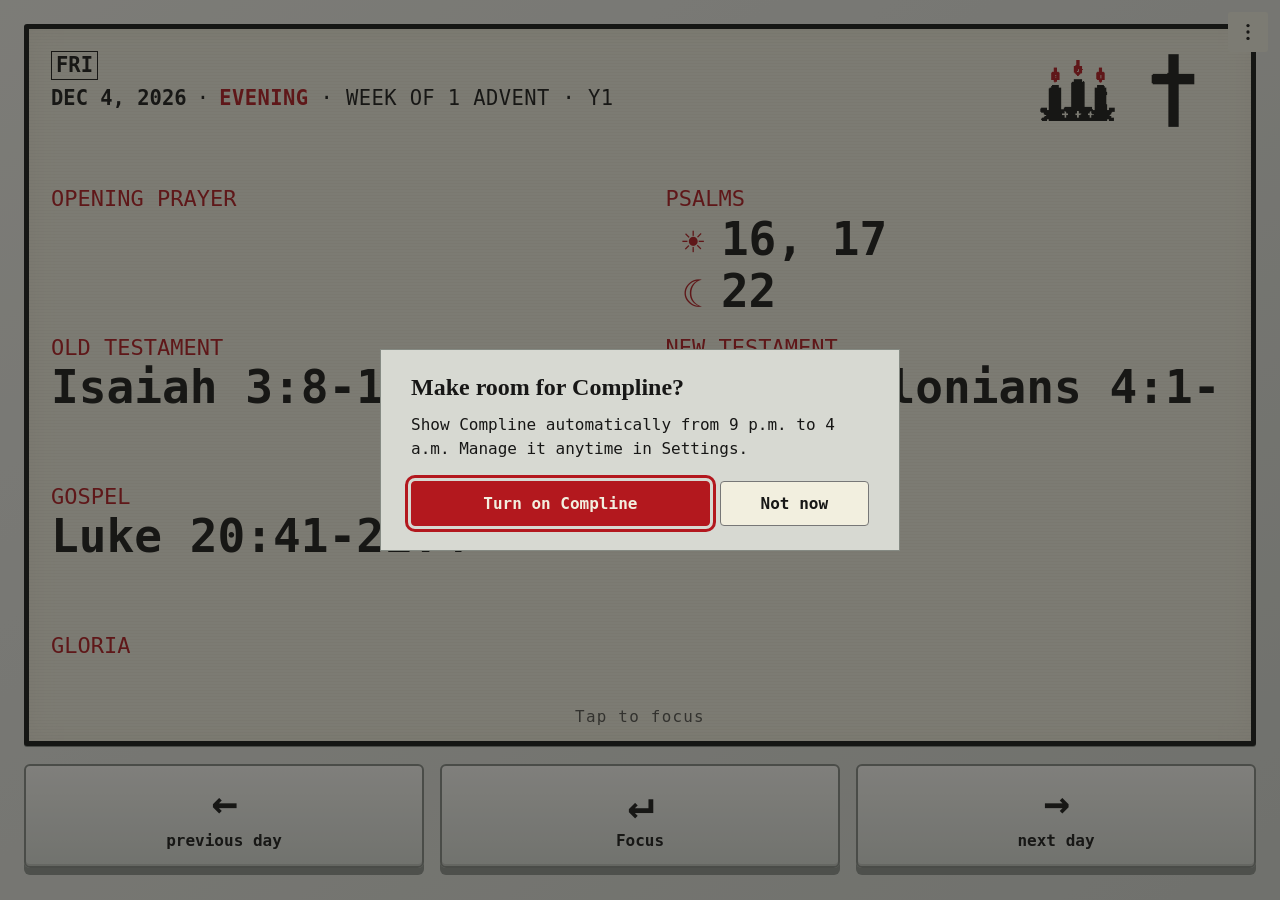
<file: index.html>
<!doctype html>
<html lang="en">
<head>
  <meta charset="utf-8">
  <!--
?v=staging-c5744f6edb6c4a6bc144deea655b461a571a6347
?v=staging-192500eca3bc7d54f54e51e5814bbf3333d756e9
?v=staging-b77cace0c8357079ceb4ae20fdddab29b7c2dcc5
?v=staging-e590bc79232f9f3cef323f23d782062249b9b3dc
?v=staging-da6bec082ba98852b73da7afb5a3a37052a32380
?v=staging-3cfa76e2e981dcbb30641c5ba4601da7ab083b67
?v=staging-bc628cdd15eb449ba3c04d8ba6afb2e75f57bf72
?v=staging-3c34cf2d9f218a2338d63fa67fd4b5336fc798ce
?v=staging-2eabc06c34efdab1a850d7b6e6be102c06691d9d
?v=staging-605e8d9b5be13c51b472d5c982a8318788fb1b75
?v=staging-52817fb9f3259a474b81385b8447c1fea568d608
?v=staging-e8c2bf49e35e3f9b27f4a2f8af19a28d90bfa923
?v=staging-5b18a7fb6ffb21429a8fc93690e1603647850a40
?v=staging-a74d3500fbf92699aefc4360e9e5251cd081f8d2
?v=staging-6e407f1601ea49b90c16d572c4409a52d8cbf9d7
?v=staging-11f18ae4ee82bbe8098355d06168d87fa8a4dcfe
?v=staging-f18f79ebcf4e06b14d443fdf719911679985a338
?v=staging-28594f003ad102d94a3304aa28915d5cadc03c78
?v=staging-08d214ffd4fadf713d0f4648fad2c13402962ceb
?v=staging-afa144ea75866b8c7e12fa5141427b9c28825454
?v=staging-e2413448ca2960a67ac33e756724e7c866fdde39
?v=staging-e5d2d95e1ffbf810f294f0778cc54bf147337d91
?v=staging-ace21f6cbd2ed40a35aef1ccb4d73e2bb58ba544
?v=staging-a92bf2d98356d073379549b88c779405630fc13c
?v=staging-c678285311301b7f0e39edcf902fea341355e8e4
?v=staging-1df3ecf109e4fc116862522ace1ff63f184a0ada
?v=staging-f8074db9f422706e61d7b851b2aa2e00836decde
?v=staging-bd232a0f52e89838c6a5d61dc70f28a5611bc5ce
?v=staging-4680dfbcef503ca6bbf9ec13591aa92c502d9f2b
?v=staging-f2c789ae9a0b40b30ef4dd2f2deee1ad7f1f1cfb
?v=staging-903460d193e9e4b87d0c3e1e76da09827f176caf
?v=staging-8ec26f8d746b35e87b7c646089861f4d35805cb9
?v=staging-44de46437b41af40e7d2a28e888e7de398315076
?v=staging-fc8142b75c186768a95cae50d74f6b317dfaa38b
?v=staging-6810a8e5b1c9761f2ebd4c7130de12b9baa693ce
?v=staging-01554e398e418a6547ef66d467928ccacc093c0a
?v=staging-adb27a27f43781cc46ac82a67177098e4fb21b01
?v=staging-826c412526906c5db782290829c3214afce34536
?v=staging-e465b71d74c18ddb7b6fbed3474ac8bb382a6c8c
?v=staging-b6b048f4e4fc6fd74dfbb7e148303ffbd2b1d5b5
?v=staging-ca7d863ef3e0e4b34242bdcdb5b7f14f247a25ab
?v=staging-1228b5cbab0982b82ff325f518288baed7136ca1
?v=staging-9d16eb650e3a0b18d2e2d7e7b63a9aba6ea53ab8
?v=staging-92a1ee1ab3894efe437d01fe870160c0aeaf281a
?v=staging-c85961d49fda22ff3008aee7b21ec5cc7c2efeb8
?v=staging-616e510f57649392e78a0417ebde51b56a12ca09
?v=staging-7897200d9064d189e3395f8cc7c739a129f99de2
?v=staging-033123fde3e4b54e69be26ec0322e5e8e169a455
?v=staging-bee14c5dc7e709649326b3741788ddf581d1fad1
?v=staging-308818b91d01a454cd9f229bc71a52c19b717eba
?v=staging-749db5bc1e8d85bfa468e9660018436ea2614eb6
?v=staging-be7b71d6fc20f4d5768881fcd504758492e6397d
?v=staging-9f4e8e1f25e775f8243a8d258a9a0972fa4e6508
?v=staging-d572f9371dc4e361c203b29672f891a9721f7dde
?v=staging-47ffc26aaf92d4b0de39617c82648d5418c78ba0
?v=staging-dc8362317f756152727e67dbc289e6231412ab04
?v=staging-0d1c341a0a91ccde876fb3f1ee23a9b9fdb1b7f5
?v=staging-ed2550ac13d7cb057cfb0e4287e98eb258deb75b
?v=staging-536a534e40b2aed2a24eade4566b4a4d45438caf
?v=staging-04470db1db4bbcb721f357e340093c8d13fc42f9
?v=staging-72664e499ef00a81a3306b3f3880806682581504
?v=staging-582836545452198010ae33e847f60045db1ceeaf
?v=staging-e33660ef12ceae98964b9d0a3d859793baaf3b4a
?v=staging-dee07bd4004b9fa570a1cd0102cf8b6b9c7d0903
?v=staging-cd8498e83a0bced07963e1416405ff7fc37f653f
?v=staging-9b18c5a5f1386f66f46aab4503df63aa5b39fc47
?v=staging-051577424fe62d7d99d2446d4d95c16429bc711b
?v=staging-0ada9fdf7d34606bcb4a472787bdb5e486b01ee9
?v=staging-0c564dc8ee1525756aaa58dc287f9d7c5a83a456
?v=staging-b488be64a536e4b33d20e1135a6909de1237812f
?v=staging-a9d6a3e0b8f2dc030f515a5d62d92b5bbe115d6d
?v=staging-f7f9e665cdb510abd5ed47953d690c3b0920b74a
?v=staging-59c9cfc5caa1fab50db45b0b981de75c6246a3c0
?v=staging-6db6851e44a2a80ef6ee08924d148f00f8f8291f
?v=staging-14f81bf0cc1aedad07242d6caaf28ffced43eea8
?v=staging-599ef1d69d42ea823ffd924f1cdfd476cde837a4
?v=staging-690705b1fe8f018d29d07ada1eeecbaaee455470
?v=staging-a37f7d6ef69ec47e06183e2c174801b15f7fec51
?v=staging-87f9c8533a0e4642df6a44d396f5673807346676
?v=staging-fd3e0217b76b56536ccf9f904c58c709cb843dcf
?v=staging-6d281556c69c0263e27252d0b24fdb1e930930a1
?v=staging-b28829c5e827f3cf3229fd8e6cb72a27d0e6bb9e
?v=staging-7d8677a45da4f152a8b9fe5659d734f6eec17a21
?v=staging-6e15fb3c7e77c8d4b22a99b52402fafd9f857651
?v=staging-f42b61193b388639c68a2d71f1601ec583df0985
?v=staging-128dd4c0f6ef3ac6ee24e210ecbdaff5fd1e9e8d
?v=staging-40a584328d6fccf9f09328314b000443599218cc
?v=staging-407b0bab45b51211ad8670806e357b0668fdda49
?v=staging-c0c6fd8fad7e69c0e0379cd4a4a02de062beac39
?v=staging-001399dc6494477bbe677cdc9d11faef94f3e028
?v=staging-d4f14bda2516fc8320681904fdf13fdcea1b55f7
?v=staging-f6da7ef32696f50e2ed1bfbf0b29ad29f741323c
?v=staging-05a3d488f95af7f3691cf69b1ea5eeaca1317d14
?v=staging-80fd0ede5fc3e9f2de0b360c6d59705155e031cf
?v=staging-4ba183e795420e8872f50de4628b55d6e43c3b74
?v=staging-f94f1cf1250e571619840c3f8aa6ffdfad1fa7a5
?v=staging-1d768eaa67725eb6aab4cd94005d785a6e7bcdb1
?v=staging-3be2e26c36a1dde66eb3edbcc2f581fcd171dd77
?v=staging-5685937fe999c87f4449d9c6c0a7c4af96ecd9d0
?v=staging-3d90a681a018c5ea9f73a8405d8dcf8c02641556
-->
  <meta name="robots" content="noindex, nofollow">
  <meta name="viewport" content="width=device-width,initial-scale=1,viewport-fit=cover">
  <meta name="theme-color" content="#171716">
  <meta name="apple-mobile-web-app-capable" content="yes">
  <meta name="apple-mobile-web-app-status-bar-style" content="black">
  <meta name="apple-mobile-web-app-title" content="Staging">
  <script>
    (() => {
      try {
        const standalone = window.matchMedia("(display-mode: standalone)").matches
          || window.matchMedia("(display-mode: fullscreen)").matches
          || window.navigator.standalone === true;
        if (!standalone) return;
        const root = document.documentElement;
        root.dataset.standalone = "";
        // iOS standalone 100vh is taller than the webview. Measure the visible
        // height before paint so the reader footer is not clipped off-screen.
        const pinStandaloneViewport = () => {
          const height = window.innerHeight;
          if (height >= 200) root.style.setProperty("--standalone-viewport-height", `${Math.round(height)}px`);
        };
        pinStandaloneViewport();
        window.addEventListener("resize", pinStandaloneViewport);
        window.addEventListener("orientationchange", pinStandaloneViewport);
        window.addEventListener("pageshow", pinStandaloneViewport);
        window.visualViewport?.addEventListener("resize", pinStandaloneViewport);
      } catch {}
    })();
  </script>
  <meta name="description" content="Read the BCP 1979 Daily Office lectionary and daily prayers in a focused, offline-ready web app.">
  <link rel="canonical" href="https://simpleliturgy.com/">
  <meta property="og:type" content="website">
  <meta property="og:site_name" content="Simple Liturgy">
  <meta property="og:title" content="Simple Liturgy | BCP 1979 Daily Office Reader">
  <meta property="og:description" content="Read the BCP 1979 Daily Office lectionary and daily prayers in a focused, offline-ready web app.">
  <meta property="og:url" content="https://simpleliturgy.com/">
  <meta property="og:image" content="https://simpleliturgy.com/assets/og-simple-liturgy.png?v=3">
  <meta property="og:image:type" content="image/png">
  <meta property="og:image:width" content="1200">
  <meta property="og:image:height" content="630">
  <meta property="og:image:alt" content="Simplified Simple Liturgy reader showing Psalms, Old Testament, New Testament, and Gospel citations">
  <meta name="twitter:card" content="summary_large_image">
  <meta name="twitter:title" content="Simple Liturgy | BCP 1979 Daily Office Reader">
  <meta name="twitter:description" content="Read the BCP 1979 Daily Office lectionary and daily prayers in a focused, offline-ready web app.">
  <meta name="twitter:image" content="https://simpleliturgy.com/assets/og-simple-liturgy.png?v=3">
  <meta name="twitter:image:alt" content="Simplified Simple Liturgy reader showing Psalms, Old Testament, New Testament, and Gospel citations">
  <title>Simple Liturgy | BCP 1979 Daily Office Reader</title>
  <link rel="manifest" href="./manifest.webmanifest?v=staging-c5744f6edb6c4a6bc144deea655b461a571a6347">
  <link rel="apple-touch-icon" sizes="180x180" href="./apple-touch-icon.png?v=staging-c5744f6edb6c4a6bc144deea655b461a571a6347">
  <link rel="icon" href="./icon.svg?v=staging-c5744f6edb6c4a6bc144deea655b461a571a6347" type="image/svg+xml">
  <link rel="stylesheet" href="./design-tokens.css?v=staging-c5744f6edb6c4a6bc144deea655b461a571a6347">
  <link rel="stylesheet" href="./app.css?v=staging-c5744f6edb6c4a6bc144deea655b461a571a6347">
</head>
<body>
  <div class="ios-pwa-status-strip" aria-hidden="true"></div>
  <main class="app-shell" id="settings-page" hidden>
    <header class="app-bar">
      <div>
        <p class="eyebrow">BCP 1979 · Daily Office</p>
        <h1>Simple Liturgy</h1>
      </div>
      <div class="app-actions">
        <button class="icon-button" id="install-button" type="button" hidden>Save app</button>
        <button class="icon-button reader-launch" id="open-reader-button" type="button">Open reader</button>
      </div>
    </header>

    <section class="feast-browser" id="feast-browser" aria-labelledby="feast-browser-title" hidden>
      <header class="feast-browser-header">
        <button class="icon-button feast-browser-back" id="close-feast-browser" type="button">← Settings</button>
        <div>
          <p class="eyebrow">Liturgical calendar</p>
          <h2 id="feast-browser-title">Upcoming feast days</h2>
        </div>
      </header>
      <p class="feast-browser-intro">Browse church feasts and major seasonal days from today forward. Choose one to open its readings in the reader.</p>
      <div class="feast-list" id="feast-list"></div>
      <p class="settings-note" id="feast-list-status" role="status"></p>
    </section>

    <section class="settings-card appearance-settings" aria-labelledby="appearance-title">
      <p class="eyebrow">Preferences</p>
      <h2 id="appearance-title">Appearance</h2>
      <fieldset class="settings-options theme-options">
        <legend>Color theme</legend>
        <label><input type="radio" name="theme" value="light"> <span>Light</span></label>
        <label><input type="radio" name="theme" value="dark"> <span>Dark</span></label>
        <label><input type="radio" name="theme" value="system" checked> <span>System</span></label>
      </fieldset>
      <p class="settings-note">System follows your device appearance automatically.</p>
    </section>

    <section class="settings-card timed-office-settings" aria-labelledby="liturgies-settings-title">
      <p class="eyebrow" id="liturgies-settings-title">Liturgies</p>
      <div class="timed-office-options">
        <div class="timed-office-option prayer-format-settings" aria-labelledby="prayer-format-title">
          <h2 id="prayer-format-title">Morning and Evening Prayer</h2>
          <p class="settings-note">Choose one format for both offices. Noonday and Compline remain separate below.</p>
          <fieldset class="settings-options prayer-format-options">
            <legend>Morning and Evening Prayer format</legend>
            <label><input type="radio" name="prayer-format" value="simple" checked> <span>Simple</span></label>
            <label><input type="radio" name="prayer-format" value="full"> <span>Traditional</span></label>
          </fieldset>
          <p class="settings-note">Simple keeps the concise prayer-and-readings backbone.</p>
          <p class="settings-note">Traditional follows the complete Rite II office automatically, including an offline copy when it is ready.</p>
          <p class="settings-note" id="prayer-format-status" aria-live="polite" hidden></p>
          <div class="prayer-format-previews" aria-label="Preview Simple and Traditional Morning and Evening Prayer">
            <div class="prayer-format-preview-group" role="group" aria-label="Preview Simple Morning and Evening Prayer">
              <p class="prayer-format-preview-label">Preview Simple</p>
              <button class="settings-action" id="preview-simple-morning" type="button" aria-label="Preview Simple Morning">Morning</button>
              <button class="settings-action" id="preview-simple-evening" type="button" aria-label="Preview Simple Evening">Evening</button>
            </div>
            <div class="prayer-format-preview-group" role="group" aria-label="Preview Traditional Morning and Evening Prayer">
              <p class="prayer-format-preview-label">Preview Traditional</p>
              <button class="settings-action" id="preview-traditional-morning" type="button" aria-label="Preview Traditional Morning">Morning</button>
              <button class="settings-action" id="preview-traditional-evening" type="button" aria-label="Preview Traditional Evening">Evening</button>
            </div>
          </div>
          <button class="settings-action" id="retry-full-office" type="button" hidden>Retry Traditional Office</button>
        </div>
        <div class="timed-office-option">
          <label class="settings-switch" for="noonday-enabled">
            <span class="settings-switch-copy">
              <strong>Use Noonday Prayer</strong>
              <span>Automatically show it from 10:00 a.m. to 2:00 p.m. in your device’s local time.</span>
            </span>
            <input id="noonday-enabled" type="checkbox" role="switch">
          </label>
          <p class="settings-note">Follows the <a href="https://www.bcponline.org/DailyOffice/noonday.html" target="_blank" rel="noopener noreferrer">BCP 1979 Order of Service for Noonday</a>.</p>
          <button class="settings-action" id="preview-noonday" type="button">Preview</button>
        </div>
        <div class="timed-office-option">
          <label class="settings-switch" for="compline-enabled">
            <span class="settings-switch-copy">
              <strong>Use Compline</strong>
              <span>Automatically show it from 9:00 p.m. to 4:00 a.m. in your device’s local time.</span>
            </span>
            <input id="compline-enabled" type="checkbox" role="switch">
          </label>
          <p class="settings-note">Follows the <a href="https://www.bcponline.org/DailyOffice/compline.html" target="_blank" rel="noopener noreferrer">BCP 1979 Order for Compline</a>.</p>
          <button class="settings-action" id="preview-compline" type="button">Preview</button>
        </div>
      </div>
    </section>

    <section class="settings-card scripture-settings" id="scripture-settings" aria-labelledby="scripture-settings-title">
      <p class="eyebrow">Reader</p>
      <h2 id="scripture-settings-title">Scripture text</h2>
      <fieldset class="settings-options scripture-options">
        <legend>Scripture translation</legend>
        <label><input type="radio" name="scripture-mode" value="off" checked> <span>Off</span></label>
        <label><input type="radio" name="scripture-mode" value="web"> <span>Simple (WEB)</span></label>
        <label><input type="radio" name="scripture-mode" value="kjv"> <span>Traditional (KJV)</span></label>
      </fieldset>
      <p class="settings-note">Applies to Morning and Evening appointed Psalms and lessons in both Simple and Traditional Prayer. Off keeps the citation only. WEB and KJV stay available offline after install. When Scripture is on, Psalm body text follows morning/evening by time of day; overview grouping still follows your Psalm display setting. Pages auto-fit the screen; tap the edges to turn pages.</p>
    </section>

    <section class="settings-card psalm-settings" aria-labelledby="psalm-settings-title">
      <p class="eyebrow">Reader</p>
      <h2 id="psalm-settings-title">Simple Liturgy Psalms</h2>
      <fieldset class="settings-options psalm-options">
        <legend>Psalm display</legend>
        <label><input type="radio" name="psalm-display" value="together" checked> <span>Together</span></label>
        <label><input type="radio" name="psalm-display" value="by-time-of-day"> <span>By time of day</span></label>
      </fieldset>
      <p class="settings-note">Applies to Simple format overview grouping. Midnight to noon shows Morning Psalms; noon to midnight shows Evening Psalms. When WEB or KJV is selected, overview can stay Together while Psalm body text still follows time of day.</p>
    </section>

    <section class="settings-card prayer-schedule-settings" aria-labelledby="prayer-schedule-title">
      <p class="eyebrow">Rule of life</p>
      <h2 id="prayer-schedule-title">Prayer reminders</h2>
      <p>Choose a local time for each office. Timed-office schedules appear when their reader office is enabled.</p>
      <div class="prayer-time-groups">
        <div class="prayer-time-row" data-prayer-reminder-row="morning">
          <label for="prayer-reminder-morning">Morning Prayer</label>
          <select class="prayer-time-select" id="prayer-reminder-morning" data-prayer-office="morning">
            <option value="off">Off</option>
            <option value="05:00">5 a.m.</option>
            <option value="06:00">6 a.m.</option>
            <option value="07:00">7 a.m.</option>
            <option value="08:00">8 a.m.</option>
          </select>
        </div>
        <div class="prayer-time-row" data-prayer-reminder-row="noonday">
          <label for="prayer-reminder-noonday">Noonday Prayer</label>
          <select class="prayer-time-select" id="prayer-reminder-noonday" data-prayer-office="noonday">
            <option value="off">Off</option>
            <option value="11:00">11 a.m.</option>
            <option value="12:00">Noon</option>
            <option value="13:00">1 p.m.</option>
          </select>
        </div>
        <div class="prayer-time-row" data-prayer-reminder-row="evening">
          <label for="prayer-reminder-evening">Evening Prayer</label>
          <select class="prayer-time-select" id="prayer-reminder-evening" data-prayer-office="evening">
            <option value="off">Off</option>
            <option value="18:00">6 p.m.</option>
            <option value="19:00">7 p.m.</option>
            <option value="20:00">8 p.m.</option>
            <option value="21:00">9 p.m.</option>
          </select>
        </div>
        <div class="prayer-time-row" data-prayer-reminder-row="compline">
          <label for="prayer-reminder-compline">Compline</label>
          <select class="prayer-time-select" id="prayer-reminder-compline" data-prayer-office="compline">
            <option value="off">Off</option>
            <option value="21:00">9 p.m.</option>
            <option value="22:00">10 p.m.</option>
            <option value="23:00">11 p.m.</option>
          </select>
        </div>
      </div>
      <p class="settings-note">Calendar owns these recurring events. Change or delete them there before importing a replacement. Importing another file can create duplicates.</p>
      <button class="settings-action" id="create-prayer-reminders" type="button">Create calendar reminders</button>
      <p class="settings-note" id="prayer-reminder-status" aria-live="polite">Your calendar may ask you to import the file separately.</p>
      <p class="settings-note" id="prayer-import-help" hidden>Open the downloaded file with a compatible calendar. Google Calendar imports saved files from <a href="https://support.google.com/calendar/answer/37118" target="_blank" rel="noopener noreferrer">calendar.google.com on a computer</a>.</p>
    </section>

    <section class="settings-card feast-links-settings" aria-labelledby="feast-links-title">
      <p class="eyebrow">Feast days</p>
      <h2 id="feast-links-title">Feast day links</h2>
      <label class="settings-switch" for="feast-links-enabled">
        <span class="settings-switch-copy">
          <strong>Show “About” links</strong>
          <span>Open Wikipedia articles below opening prayers on church feast days.</span>
        </span>
        <input id="feast-links-enabled" type="checkbox" role="switch" checked>
      </label>
      <button class="settings-action" id="browse-feast-days" type="button">Browse feast days…</button>
    </section>

    <section class="settings-card shortcuts-settings" aria-labelledby="shortcuts-title">
      <p class="eyebrow">Controls</p>
      <h2 id="shortcuts-title">Shortcuts</h2>
      <div class="desktop-shortcuts" aria-label="Desktop keyboard shortcuts">
        <div><kbd>←</kbd><span>Previous day or reading</span></div>
        <div><kbd>→</kbd><span>Next day or reading</span></div>
        <div><kbd>Enter</kbd><span>Enter or advance focus mode</span></div>
        <div><kbd>↑</kbd><span>Return to overview</span></div>
        <div><kbd>↓</kbd><span>Start focus mode</span></div>
        <div><kbd>↑ ↑</kbd><span>Return to today from overview</span></div>
        <div><kbd>↓ ↓</kbd><span>Return to Opening Prayer in focus</span></div>
      </div>
      <div class="mobile-shortcuts" aria-label="Mobile tap and swipe controls">
        <div><strong>Tap left or right edge</strong><span>Move backward or forward</span></div>
        <div><strong>Swipe left or right</strong><span>Move between days or focused readings</span></div>
        <div><strong>Tap the middle</strong><span>Start or advance focus mode</span></div>
        <div><strong>Tap the date</strong><span>Return to today and overview</span></div>
      </div>
    </section>

    <section class="settings-card share-settings" aria-labelledby="share-title">
      <p class="eyebrow">Send to someone</p>
      <h2 id="share-title">Share Simple Liturgy</h2>
      <p>Open your device's share sheet to send the reader to someone else.</p>
      <button class="settings-action" id="share-button" type="button">
        <svg class="share-sheet-icon" viewBox="0 0 24 24" aria-hidden="true">
          <path d="M12 15V3m0 0L8 7m4-4 4 4"/>
          <path d="M8 10H6a2 2 0 0 0-2 2v7a2 2 0 0 0 2 2h12a2 2 0 0 0 2-2v-7a2 2 0 0 0-2-2h-2"/>
        </svg>
        <span>Share Simple Liturgy</span>
      </button>
      <p class="settings-note" id="share-status" aria-live="polite">If native sharing is unavailable, the link will be copied instead.</p>
    </section>

    <section class="settings-card feedback-settings" aria-labelledby="feedback-title">
      <p class="eyebrow">Get in touch</p>
      <h2 id="feedback-title">Feedback</h2>
      <p>Questions, corrections, or ideas are welcome at <a href="mailto:simpleliturgy@mtworth.co">simpleliturgy@mtworth.co</a>.</p>
    </section>

    <section class="settings-card analytics-settings" aria-labelledby="analytics-settings-title">
      <p class="eyebrow">Privacy first</p>
      <h2 id="analytics-settings-title">Anonymous analytics</h2>
      <p>The only data we track is anonymous—roughly, “somebody somewhere used the app somehow.” No names, accounts, cookies, custom events, or cross-site profiles.</p>
      <label class="settings-switch" for="analytics-enabled">
        <span class="settings-switch-copy">
          <strong>Share anonymous usage</strong>
          <span>Allow one anonymous page-view signal when a page opens.</span>
        </span>
        <input id="analytics-enabled" data-analytics-toggle type="checkbox" role="switch" checked>
      </label>
      <p class="settings-note" data-analytics-status aria-live="polite">Checking analytics preference…</p>
    </section>

    <footer class="app-footer">
      <section class="install-guide" aria-labelledby="install-guide-title">
        <p class="eyebrow">Save to your phone</p>
        <h2 id="install-guide-title">Add to Home Screen</h2>
        <div class="platform-steps">
          <div>
            <h3>iPhone or iPad</h3>
            <ol>
              <li>Open this page in <strong>Safari</strong>.</li>
              <li>Tap the Share button.</li>
              <li>Scroll down and choose <strong>Add to Home Screen</strong>.</li>
              <li>Tap <strong>Add</strong> to place the app on your Home Screen.</li>
            </ol>
          </div>
          <div>
            <h3>Android</h3>
            <ol>
              <li>Open this page in <strong>Chrome</strong>.</li>
              <li>Tap the three-dot menu.</li>
              <li>Choose <strong>Add to Home screen</strong> or <strong>Install app</strong>.</li>
              <li>Confirm <strong>Install</strong>.</li>
            </ol>
          </div>
        </div>
      </section>
      <section class="faq-guide" aria-labelledby="faq-guide-title">
        <p class="eyebrow">About the reader</p>
        <h2 id="faq-guide-title">Frequently Asked Questions</h2>
        <div class="faq-list">
          <article>
            <h3>Where is the Scripture text?</h3>
            <p>Appointed lesson citations always appear. In Settings, Scripture text can stay Off (citation only), or show public-domain World English Bible (WEB) or King James Version (KJV) body text for Morning and Evening lessons. Some deuterocanonical lessons are absent from WEB; those keep the citation with a short note.</p>
          </article>
          <article>
            <h3>Does it work offline?</h3>
            <p>Yes. Load or install the app once while online so the reader, prayers, lectionary, and Scripture packs can be saved. It will then work in airplane mode, though reconnecting occasionally allows updates and restores data if your browser clears stored files.</p>
          </article>
          <article>
            <h3>What is Beginner's Apprenticeship?</h3>
            <p><a href="https://beginnersapprenticeship.com/about">Beginner's Apprenticeship</a> creates inter-denominational books, music, podcasts, and simple liturgies that adapt historic Christian prayer rhythms for families and households with small children.</p>
          </article>
        </div>
      </section>
      <div class="project-credit">
        <p><a href="https://beginnersapprenticeship.com">A Beginner's Apprenticeship Project</a></p>
        <p class="llms-credit"><a href="./llms.txt">LLMs.txt</a></p>
        <p><a href="./terms.html">Terms &amp; Licensing</a></p>
        <p><a href="./privacy.html">Privacy</a></p>
        <p>&copy; 2026 Mount Worth Creative LLC</p>
        <p class="app-version" id="app-version" aria-label="App version"></p>
      </div>
    </footer>
  </main>

  <section class="reader" aria-label="Simple Liturgy reader">
    <button class="reader-menu" id="reader-menu" type="button" aria-label="Open settings">
      <svg viewBox="0 0 24 24" aria-hidden="true">
        <circle cx="12" cy="5" r="1.8"/>
        <circle cx="12" cy="12" r="1.8"/>
        <circle cx="12" cy="19" r="1.8"/>
      </svg>
    </button>
    <div class="device-screen" id="device-screen">
      <div class="screen-copy" id="screen" aria-live="polite">Loading readings…</div>
    </div>

    <button class="install-tooltip" id="install-tooltip" type="button" aria-label="Dismiss Add to Home Screen instructions">
      <span>Tap</span>
      <svg class="share-sheet-icon" viewBox="0 0 24 24" role="img" aria-label="Share">
        <path d="M12 15V3m0 0L8 7m4-4 4 4"/>
        <path d="M8 10H6a2 2 0 0 0-2 2v7a2 2 0 0 0 2 2h12a2 2 0 0 0 2-2v-7a2 2 0 0 0-2-2h-2"/>
      </svg>
      <span>then <strong>Add to Home Screen</strong></span>
    </button>

    <div class="navigation-controls" aria-label="Reader controls">
      <button id="previous-control" data-event="PREV_DAY" type="button"><kbd aria-hidden="true">←</kbd><span>previous day</span></button>
      <button id="center-control" data-event="FOCUS" type="button" aria-label="Enter focus mode"><kbd aria-hidden="true">↵</kbd><span>Focus</span></button>
      <button id="next-control" data-event="NEXT_DAY" type="button"><kbd aria-hidden="true">→</kbd><span>next day</span></button>
    </div>
  </section>

  <dialog class="onboarding-sheet" id="timed-office-onboarding" aria-labelledby="timed-office-onboarding-title" aria-describedby="timed-office-onboarding-description">
    <form method="dialog">
      <h2 id="timed-office-onboarding-title"></h2>
      <p id="timed-office-onboarding-description"></p>
      <div class="onboarding-sheet-actions">
        <button class="onboarding-sheet-enable" id="enable-timed-office" value="enable" type="submit"></button>
        <button id="dismiss-timed-office" value="dismiss" type="submit">Not now</button>
      </div>
    </form>
  </dialog>

  <dialog id="install-dialog" aria-labelledby="install-dialog-title">
    <form method="dialog">
      <p class="eyebrow">Save to your phone</p>
      <h2 id="install-dialog-title">Add to Home Screen</h2>
      <div class="dialog-steps">
        <p><strong>iPhone or iPad:</strong> Open this page in Safari, tap Share, choose <strong>Add to Home Screen</strong>, then tap Add.</p>
        <p><strong>Android:</strong> Open this page in Chrome, open the three-dot menu, choose <strong>Add to Home screen</strong> or <strong>Install app</strong>, then confirm.</p>
        <p>After saving, open the reader and rotate your phone whenever you want the landscape layout.</p>
      </div>
      <button value="close" type="submit">Got it</button>
    </form>
  </dialog>

  <script type="module" src="./app.js?v=staging-c5744f6edb6c4a6bc144deea655b461a571a6347"></script>
</body>
</html>
</file>
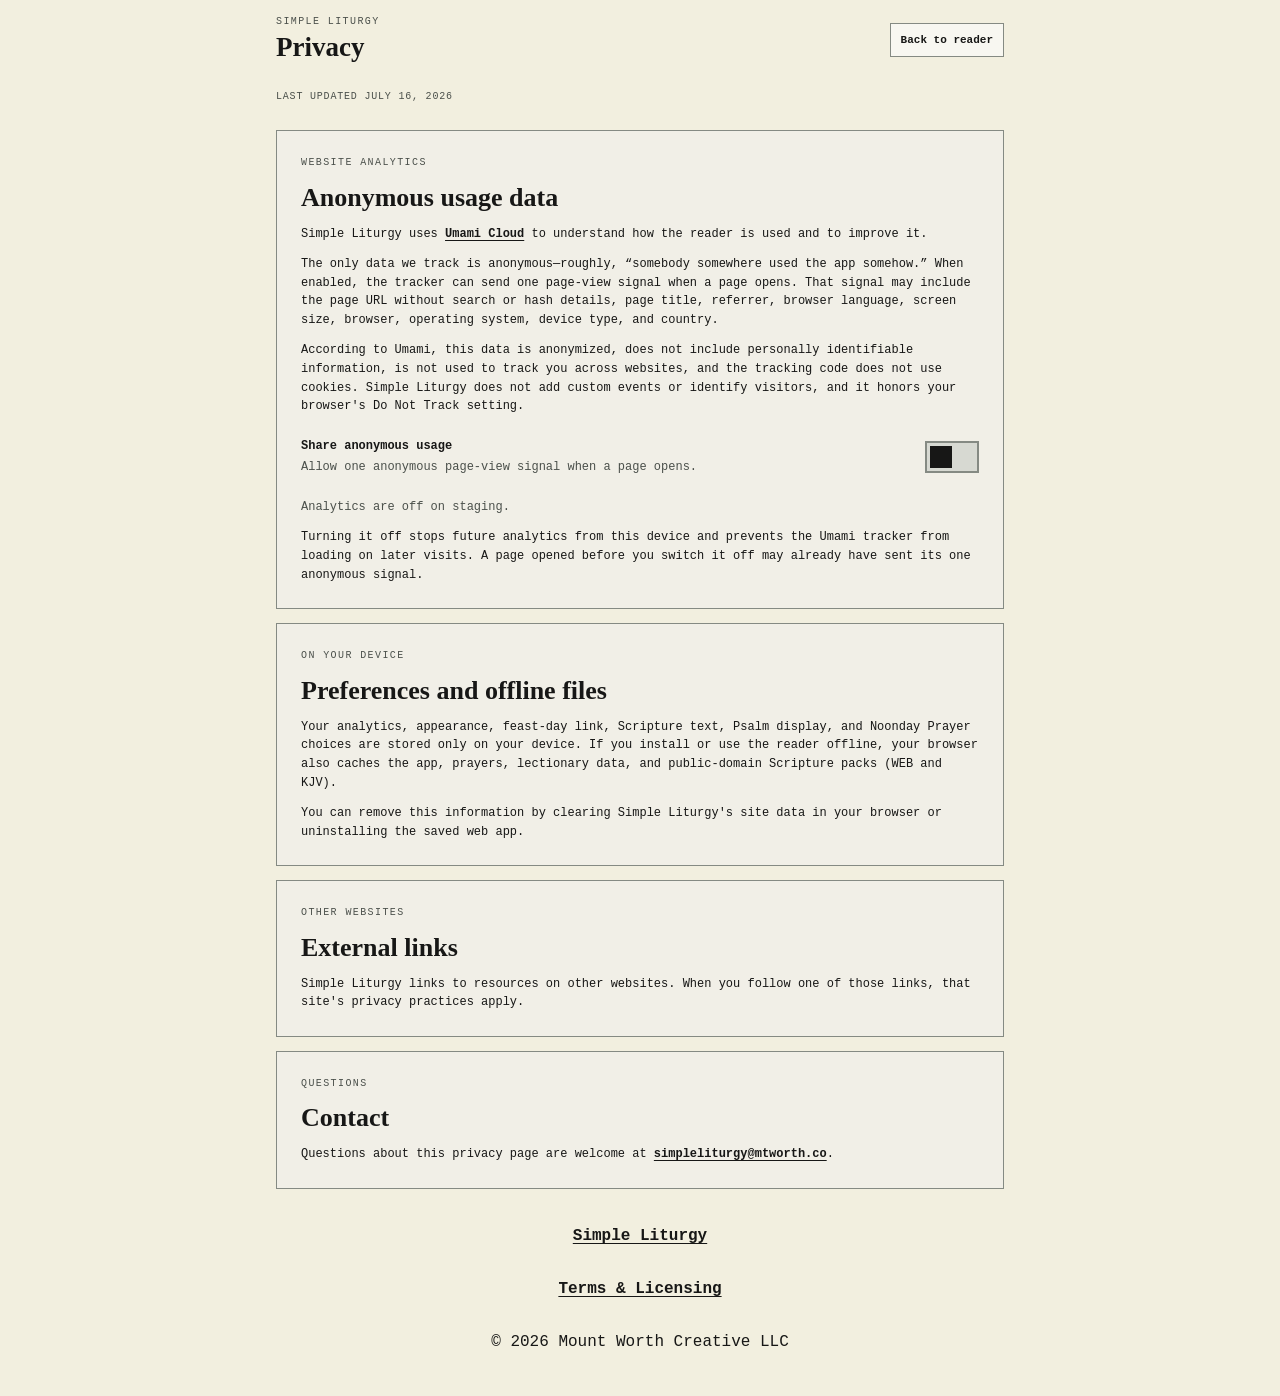
<file: privacy.html>
<!doctype html>
<html lang="en" class="settings-open">
<head>
  <meta charset="utf-8">
  <meta name="robots" content="noindex, nofollow">
  <meta name="viewport" content="width=device-width,initial-scale=1,viewport-fit=cover">
  <meta name="theme-color" content="#171716">
  <meta name="description" content="How Simple Liturgy uses privacy-focused analytics and stores preferences on your device.">
  <link rel="canonical" href="https://simpleliturgy.com/privacy.html">
  <title>Privacy | Simple Liturgy</title>
  <link rel="icon" href="./icon.svg?v=staging-c5744f6edb6c4a6bc144deea655b461a571a6347" type="image/svg+xml">
  <link rel="stylesheet" href="./design-tokens.css?v=staging-c5744f6edb6c4a6bc144deea655b461a571a6347">
  <link rel="stylesheet" href="./app.css?v=staging-c5744f6edb6c4a6bc144deea655b461a571a6347">
</head>
<body>
  <main class="app-shell">
    <header class="app-bar">
      <div>
        <p class="eyebrow">Simple Liturgy</p>
        <h1>Privacy</h1>
      </div>
      <a class="icon-button privacy-back-link" href="./">Back to reader</a>
    </header>

    <p class="app-version">Last updated July 16, 2026</p>

    <div class="privacy-content">
      <section class="settings-card privacy-card" aria-labelledby="analytics-title">
        <p class="eyebrow">Website analytics</p>
        <h2 id="analytics-title">Anonymous usage data</h2>
        <p>Simple Liturgy uses <a href="https://umami.is/privacy">Umami Cloud</a> to understand how the reader is used and to improve it.</p>
        <p>The only data we track is anonymous—roughly, “somebody somewhere used the app somehow.” When enabled, the tracker can send one page-view signal when a page opens. That signal may include the page URL without search or hash details, page title, referrer, browser language, screen size, browser, operating system, device type, and country.</p>
        <p>According to Umami, this data is anonymized, does not include personally identifiable information, is not used to track you across websites, and the tracking code does not use cookies. Simple Liturgy does not add custom events or identify visitors, and it honors your browser's Do Not Track setting.</p>
        <label class="settings-switch" for="privacy-analytics-enabled">
          <span class="settings-switch-copy">
            <strong>Share anonymous usage</strong>
            <span>Allow one anonymous page-view signal when a page opens.</span>
          </span>
          <input id="privacy-analytics-enabled" data-analytics-toggle type="checkbox" role="switch" checked>
        </label>
        <p class="settings-note" data-analytics-status aria-live="polite">Checking analytics preference…</p>
        <p>Turning it off stops future analytics from this device and prevents the Umami tracker from loading on later visits. A page opened before you switch it off may already have sent its one anonymous signal.</p>
      </section>

      <section class="settings-card privacy-card" aria-labelledby="device-storage-title">
        <p class="eyebrow">On your device</p>
        <h2 id="device-storage-title">Preferences and offline files</h2>
        <p>Your analytics, appearance, feast-day link, Scripture text, Psalm display, and Noonday Prayer choices are stored only on your device. If you install or use the reader offline, your browser also caches the app, prayers, lectionary data, and public-domain Scripture packs (WEB and KJV).</p>
        <p>You can remove this information by clearing Simple Liturgy's site data in your browser or uninstalling the saved web app.</p>
      </section>

      <section class="settings-card privacy-card" aria-labelledby="links-title">
        <p class="eyebrow">Other websites</p>
        <h2 id="links-title">External links</h2>
        <p>Simple Liturgy links to resources on other websites. When you follow one of those links, that site's privacy practices apply.</p>
      </section>

      <section class="settings-card privacy-card" aria-labelledby="contact-title">
        <p class="eyebrow">Questions</p>
        <h2 id="contact-title">Contact</h2>
        <p>Questions about this privacy page are welcome at <a href="mailto:simpleliturgy@mtworth.co">simpleliturgy@mtworth.co</a>.</p>
      </section>
    </div>

    <footer class="project-credit">
      <p><a href="./">Simple Liturgy</a></p>
      <p><a href="./terms.html">Terms &amp; Licensing</a></p>
      <p>&copy; 2026 Mount Worth Creative LLC</p>
    </footer>
  </main>

  <script type="module">
    import { initializeAnalytics } from "./analytics.js?v=staging-c5744f6edb6c4a6bc144deea655b461a571a6347";
    import { initializeTheme } from "./theme.js?v=staging-c5744f6edb6c4a6bc144deea655b461a571a6347";

    initializeAnalytics({ document, storage: window.localStorage, trackerWindow: window });
    initializeTheme({
      root: document.documentElement,
      storage: window.localStorage,
      media: window.matchMedia("(prefers-color-scheme: dark)"),
      meta: document.querySelector('meta[name="theme-color"]'),
      styles: window.getComputedStyle.bind(window),
    });
  </script>
</body>
</html>
</file>
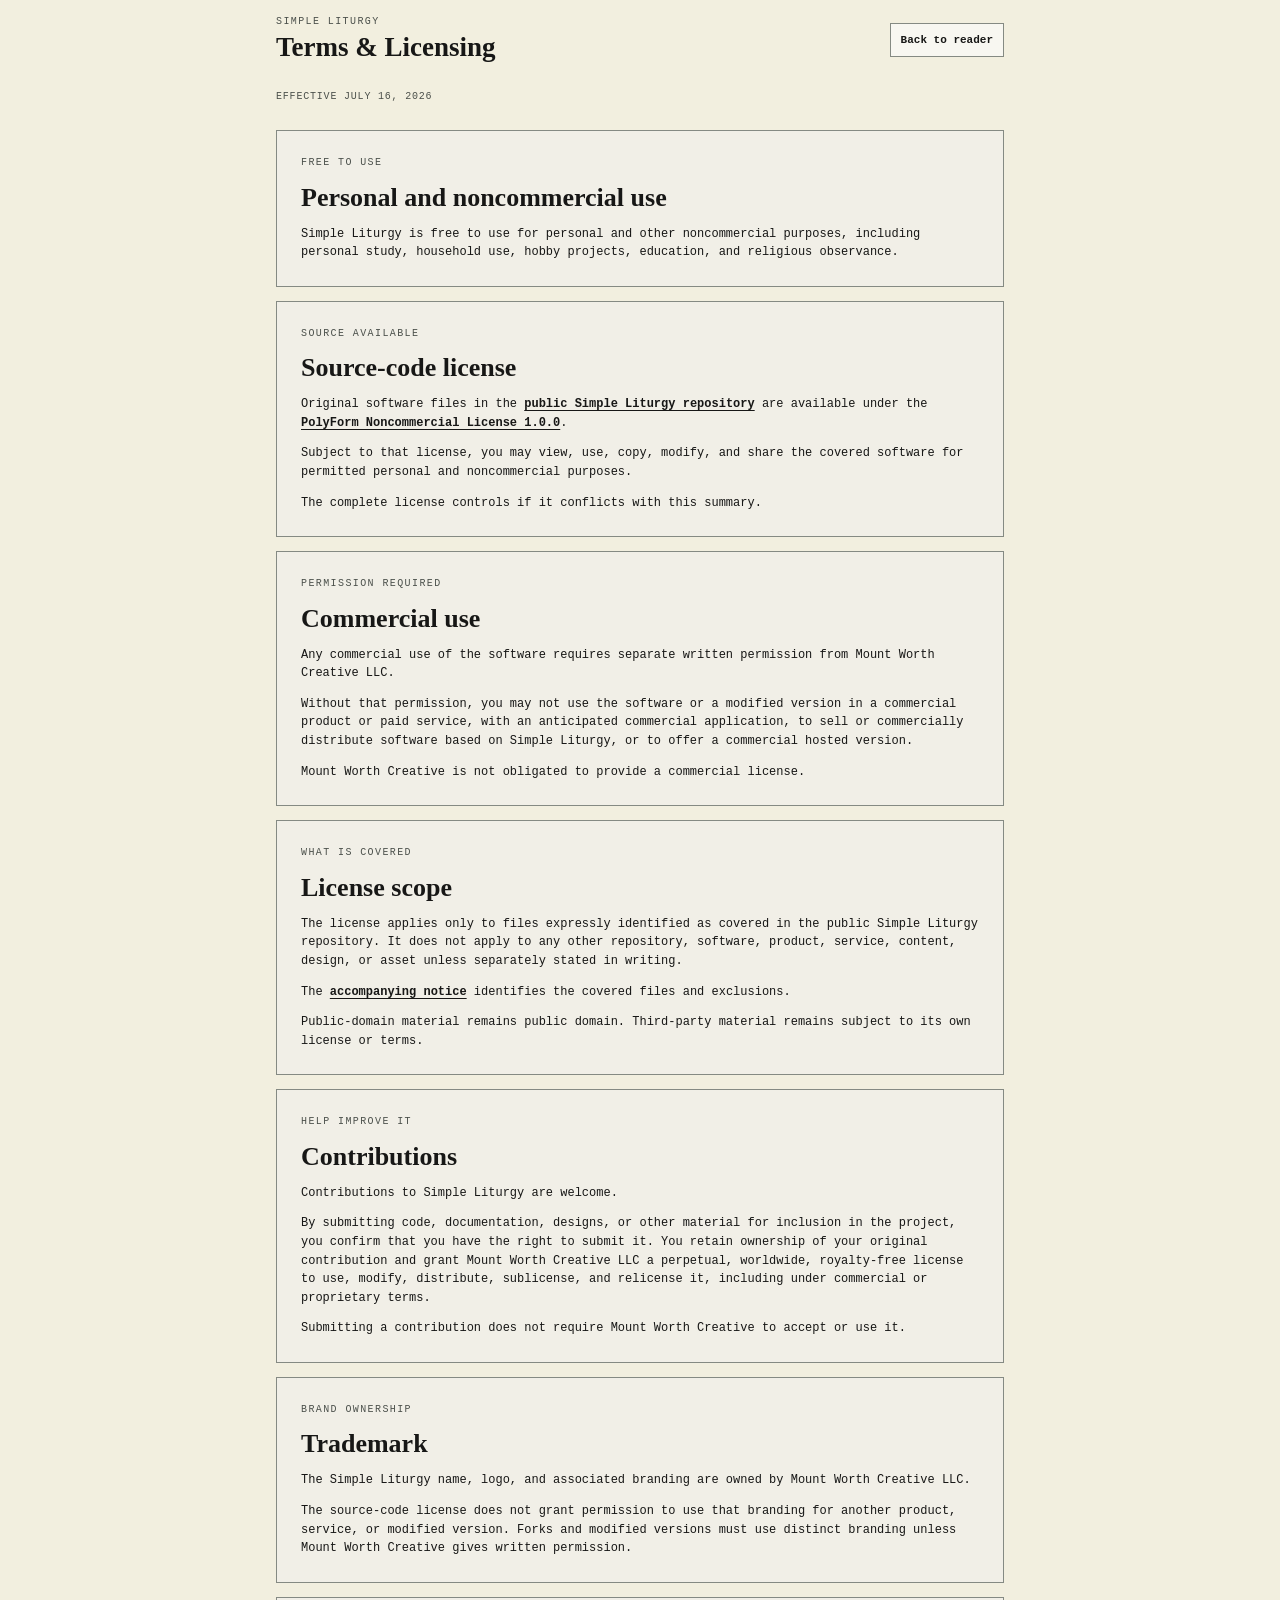
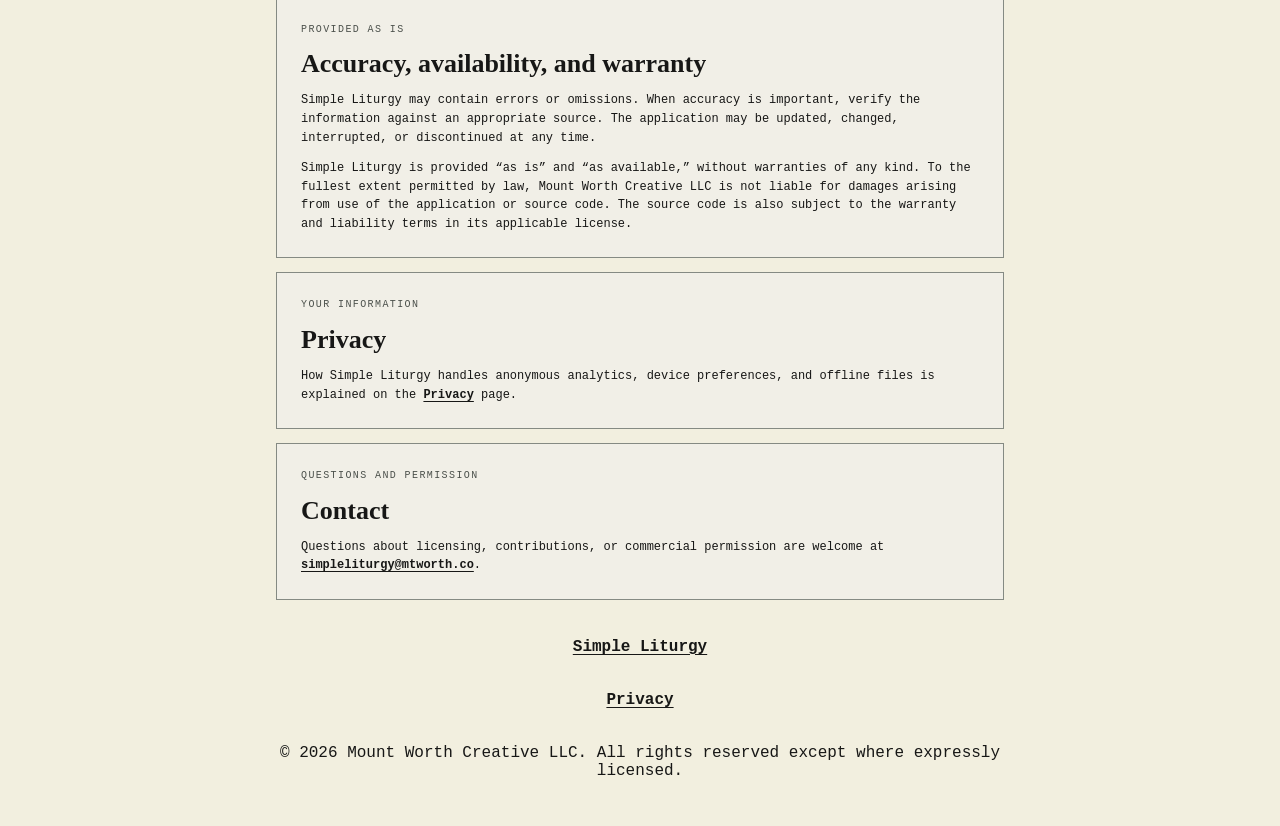
<file: terms.html>
<!doctype html>
<html lang="en" class="settings-open">
<head>
  <meta charset="utf-8">
  <meta name="robots" content="noindex, nofollow">
  <meta name="viewport" content="width=device-width,initial-scale=1,viewport-fit=cover">
  <meta name="theme-color" content="#171716">
  <meta name="description" content="Personal, noncommercial, contribution, and commercial licensing terms for Simple Liturgy.">
  <link rel="canonical" href="https://simpleliturgy.com/terms.html">
  <title>Terms &amp; Licensing | Simple Liturgy</title>
  <link rel="icon" href="./icon.svg?v=staging-c5744f6edb6c4a6bc144deea655b461a571a6347" type="image/svg+xml">
  <link rel="stylesheet" href="./design-tokens.css?v=staging-c5744f6edb6c4a6bc144deea655b461a571a6347">
  <link rel="stylesheet" href="./app.css?v=staging-c5744f6edb6c4a6bc144deea655b461a571a6347">
</head>
<body>
  <main class="app-shell">
    <header class="app-bar">
      <div>
        <p class="eyebrow">Simple Liturgy</p>
        <h1>Terms &amp; Licensing</h1>
      </div>
      <a class="icon-button legal-back-link" href="./">Back to reader</a>
    </header>

    <p class="app-version">Effective July 16, 2026</p>

    <div class="legal-content">
      <section class="settings-card" aria-labelledby="personal-use-title">
        <p class="eyebrow">Free to use</p>
        <h2 id="personal-use-title">Personal and noncommercial use</h2>
        <p>Simple Liturgy is free to use for personal and other noncommercial purposes, including personal study, household use, hobby projects, education, and religious observance.</p>
      </section>

      <section class="settings-card" aria-labelledby="source-license-title">
        <p class="eyebrow">Source available</p>
        <h2 id="source-license-title">Source-code license</h2>
        <p>Original software files in the <a href="https://github.com/parksmithh/simple-liturgy">public Simple Liturgy repository</a> are available under the <a href="./LICENSE.md">PolyForm Noncommercial License 1.0.0</a>.</p>
        <p>Subject to that license, you may view, use, copy, modify, and share the covered software for permitted personal and noncommercial purposes.</p>
        <p>The complete license controls if it conflicts with this summary.</p>
      </section>

      <section class="settings-card" aria-labelledby="commercial-use-title">
        <p class="eyebrow">Permission required</p>
        <h2 id="commercial-use-title">Commercial use</h2>
        <p>Any commercial use of the software requires separate written permission from Mount Worth Creative LLC.</p>
        <p>Without that permission, you may not use the software or a modified version in a commercial product or paid service, with an anticipated commercial application, to sell or commercially distribute software based on Simple Liturgy, or to offer a commercial hosted version.</p>
        <p>Mount Worth Creative is not obligated to provide a commercial license.</p>
      </section>

      <section class="settings-card" aria-labelledby="scope-title">
        <p class="eyebrow">What is covered</p>
        <h2 id="scope-title">License scope</h2>
        <p>The license applies only to files expressly identified as covered in the public Simple Liturgy repository. It does not apply to any other repository, software, product, service, content, design, or asset unless separately stated in writing.</p>
        <p>The <a href="./NOTICE">accompanying notice</a> identifies the covered files and exclusions.</p>
        <p>Public-domain material remains public domain. Third-party material remains subject to its own license or terms.</p>
      </section>

      <section class="settings-card" aria-labelledby="contributions-title">
        <p class="eyebrow">Help improve it</p>
        <h2 id="contributions-title">Contributions</h2>
        <p>Contributions to Simple Liturgy are welcome.</p>
        <p>By submitting code, documentation, designs, or other material for inclusion in the project, you confirm that you have the right to submit it. You retain ownership of your original contribution and grant Mount Worth Creative LLC a perpetual, worldwide, royalty-free license to use, modify, distribute, sublicense, and relicense it, including under commercial or proprietary terms.</p>
        <p>Submitting a contribution does not require Mount Worth Creative to accept or use it.</p>
      </section>

      <section class="settings-card" aria-labelledby="trademark-title">
        <p class="eyebrow">Brand ownership</p>
        <h2 id="trademark-title">Trademark</h2>
        <p>The Simple Liturgy name, logo, and associated branding are owned by Mount Worth Creative LLC.</p>
        <p>The source-code license does not grant permission to use that branding for another product, service, or modified version. Forks and modified versions must use distinct branding unless Mount Worth Creative gives written permission.</p>
      </section>

      <section class="settings-card" aria-labelledby="accuracy-title">
        <p class="eyebrow">Provided as is</p>
        <h2 id="accuracy-title">Accuracy, availability, and warranty</h2>
        <p>Simple Liturgy may contain errors or omissions. When accuracy is important, verify the information against an appropriate source. The application may be updated, changed, interrupted, or discontinued at any time.</p>
        <p>Simple Liturgy is provided “as is” and “as available,” without warranties of any kind. To the fullest extent permitted by law, Mount Worth Creative LLC is not liable for damages arising from use of the application or source code. The source code is also subject to the warranty and liability terms in its applicable license.</p>
      </section>

      <section class="settings-card" aria-labelledby="privacy-title">
        <p class="eyebrow">Your information</p>
        <h2 id="privacy-title">Privacy</h2>
        <p>How Simple Liturgy handles anonymous analytics, device preferences, and offline files is explained on the <a href="./privacy.html">Privacy</a> page.</p>
      </section>

      <section class="settings-card" aria-labelledby="contact-title">
        <p class="eyebrow">Questions and permission</p>
        <h2 id="contact-title">Contact</h2>
        <p>Questions about licensing, contributions, or commercial permission are welcome at <a href="mailto:simpleliturgy@mtworth.co">simpleliturgy@mtworth.co</a>.</p>
      </section>
    </div>

    <footer class="project-credit">
      <p><a href="./">Simple Liturgy</a></p>
      <p><a href="./privacy.html">Privacy</a></p>
      <p>&copy; 2026 Mount Worth Creative LLC. All rights reserved except where expressly licensed.</p>
    </footer>
  </main>

  <script type="module">
    import { initializeAnalytics } from "./analytics.js?v=staging-c5744f6edb6c4a6bc144deea655b461a571a6347";
    import { initializeTheme } from "./theme.js?v=staging-c5744f6edb6c4a6bc144deea655b461a571a6347";

    initializeAnalytics({ document, storage: window.localStorage, trackerWindow: window });
    initializeTheme({
      root: document.documentElement,
      storage: window.localStorage,
      media: window.matchMedia("(prefers-color-scheme: dark)"),
      meta: document.querySelector('meta[name="theme-color"]'),
      styles: window.getComputedStyle.bind(window),
    });
  </script>
</body>
</html>
</file>
<file: design-tokens.css>
:root {
  color-scheme: light;

  --font-family-ui: ui-monospace, "SFMono-Regular", Consolas, monospace;
  --font-family-display: Georgia, "Times New Roman", serif;
  --font-family-reader: var(--font-family-ui);
  --font-weight-regular: 400;
  --font-weight-medium: 500;
  --font-weight-semibold: 600;
  --font-weight-bold: 700;
  --font-weight-extrabold: 800;
  --font-weight-black: 900;
  --font-weight-reader-content: var(--font-weight-extrabold);

  --type-eyebrow: 10px;
  --type-app-title: clamp(18px, 4.6vw, 27px);
  --type-section-title: clamp(20px, 4.6vw, 26px);
  --type-dialog-title: 24px;
  --type-ui-control: 11px;
  --type-footer: 12px;
  --type-reader-base: clamp(13px, 3vw, 20px);
  --type-reader-header: .72em;
  --type-reader-date: 1em;
  --type-reader-label: .72em;
  --type-reader-banner: var(--type-reader-date);
  --type-reader-citation: .92em;
  --type-reader-subtitle: var(--type-reader-label);
  --type-reader-footnote: var(--type-reader-label);
  --type-reader-focus-label: var(--type-reader-label);
  --type-reader-focus-citation: clamp(30px, 8vw, 52px);
  --type-reader-prayer: clamp(20px, 4.8vw, 34px);
  --type-reader-noonday: clamp(20px, 4.8vw, 30px);
  --type-reader-scripture: clamp(16px, 3.84vw, 24px);
  --type-reader-aside: .88em;
  --type-reader-symbol: .82em;
  --type-reader-warning: .62em;
  --type-reader-hint: .62em;
  --type-today-chevron: 1.18em;
  --type-control-glyph: clamp(28px, 6vw, 44px);
  --type-control-label: clamp(11px, 2.4vw, 16px);
  --space-reading-group: 20px;
  --size-reader-art-cell-portrait: clamp(48px, 14vw, 58px);
  --size-reader-art-icon-portrait: clamp(42px, 12vw, 50px);
  --size-reader-art-icon-landscape: clamp(56px, min(7vw, 9vh), 112px);
  --space-reader-art-gap-landscape: clamp(6px, 1.2vw, 22px);

  --color-bwr-black: #171716;
  --color-bwr-paper: #f2efdf;
  --color-bwr-red: #b3181e;
  --color-bwr-red-bright: #ff4d57;
  --color-white: #fff;
  --screen-ink: var(--color-bwr-black);
  --screen-paper: var(--color-bwr-paper);
  --ink: var(--screen-ink);
  --paper: var(--screen-paper);
  --red: var(--color-bwr-red);
  --paper-shadow: #d8d2bb;
  --paper-texture-opacity: .22;
  --paper-texture-strength: 12%;
  --app-background: #e9e6dc;
  --app-background-deep: #d3d0c5;
  --app-text: var(--color-bwr-black);
  --shell: #d7d9d2;
  --shell-raised: #f1f0e9;
  --line: #858a83;
  --control: #f8f7f1;
  --control-deep: #d9dcd5;
  --control-text: var(--color-bwr-black);
  --control-selected-border: var(--red);
  --control-selected-accent: var(--red);
  --control-shadow: #8d928b;
  --eyebrow: #4b504b;
  --screen-border: #141614;
  --dialog-border: #777;
  --dialog-backdrop: #17171688;
  --reader-shadow: 0 24px 70px #0004, inset 0 1px #ffffff36;
  --control-shadow-rest: inset 0 2px #ffffff24, inset 0 -2px #00000020, 0 7px 0 var(--control-shadow);
  --control-shadow-active: inset 0 2px #ffffff18, inset 0 -2px #00000018, 0 2px 0 var(--control-shadow);
  --landscape-screen-shadow: inset 0 0 24px #79745b30;

  font-family: var(--font-family-ui);
  background: var(--app-background);
}

:root[data-theme="dark"] {
  color-scheme: dark;
  --screen-ink: var(--color-bwr-paper);
  --screen-paper: var(--color-bwr-black);
  --red: var(--color-bwr-red-bright);
  --paper-shadow: #4b4a43;
  --paper-texture-opacity: .2;
  --paper-texture-strength: 10%;
  --app-background: #111311;
  --app-background-deep: #1b1e1b;
  --app-text: #f4f4ef;
  --shell: #202320;
  --shell-raised: #303430;
  --line: #555b55;
  --control: #202320;
  --control-deep: #111311;
  --control-text: #f4f4ef;
  --control-shadow: #0b0c0b;
  --eyebrow: #d7dcd7;
  --screen-border: #656961;
  --dialog-backdrop: #000b;
}

.reader .device-screen {
  --type-reader-base: clamp(18px, 2vw, 30px);
  --type-reader-prayer: clamp(24px, 3.4vw, 42px);
}

@media (max-width: 470px) {
  .device-screen { --type-reader-header: .68em; }
}

@media (min-width: 768px) and (min-height: 700px) {
  .device-screen {
    --type-reader-base: clamp(18px, 2.7cqi, 24px);
    --type-reader-label: clamp(12px, 1.8cqi, 16px);
    --type-reader-citation: clamp(20px, 3.5cqi, 28px);
  }

  .reader .device-screen {
    --type-reader-header: clamp(18px, 1.6vw, 28px);
    --type-reader-label: clamp(22px, 1.6vw, 30px);
    --type-reader-citation: clamp(40px, 3.6vw, 68px);
  }
}

@media (orientation: landscape) and (max-height: 700px) {
  .device-screen {
    --type-reader-base: clamp(19px, 5.2vh, 30px);
    --type-reader-header: clamp(11px, 2.5vh, 15px);
    --type-reader-date: clamp(13px, 3vh, 17px);
    --type-reader-label: .68em;
    --type-reader-banner: var(--type-reader-date);
    --type-reader-citation: 1.12em;
    --type-reader-focus-citation: clamp(46px, 13vh, 76px);
    --type-reader-prayer: clamp(20px, 5vh, 34px);
  }

  .reader .device-screen {
    --type-reader-base: clamp(20px, 5.2vh, 30px);
  }
}

@media (orientation: portrait) {
  .device-screen {
    --type-reader-label: clamp(13px, 3.5vw, 17px);
    --type-reader-citation: clamp(23px, 6.5vw, 34px);
    --type-reader-focus-label: clamp(16px, 4.8vw, 22px);
    --type-reader-focus-citation: clamp(28px, 7.2vw, 44px);
    --space-reader-section: 24px;
    --space-reading-group: 24px;
  }
}

@media (orientation: portrait) and (max-width: 767px),
  (orientation: portrait) and (hover: none) and (pointer: coarse) {
  .device-screen { --type-reader-header: clamp(13px, 3.5vw, 17px); }
}
</file>
<file: app.css>
:root {
  background: var(--app-background);
  -webkit-tap-highlight-color: transparent;
  touch-action: manipulation;
}

* { box-sizing: border-box; }
[hidden] { display: none !important; }

html, body { min-height: 100%; margin: 0; background: var(--app-background); }

/* iOS 27 PWA: sample a solid color at the top edge so WebKit can hide the
   system scroll-edge blur. background-clip:text keeps the strip unpainted.
   Also used with the one-shot blur panel kick for installs that still carry
   an old black-translucent home-screen status-bar style. */
.ios-pwa-status-strip,
.ios-pwa-blur-cover,
.ios-pwa-blur-panel { display: none; }

@supports (-webkit-touch-callout: none) {
  :root[data-standalone] .ios-pwa-status-strip,
  .installed-pwa .ios-pwa-status-strip {
    display: block;
    position: fixed;
    top: 0;
    left: 0;
    right: 0;
    height: 11px;
    z-index: 2147483647;
    pointer-events: none;
    background-color: var(--paper);
    -webkit-background-clip: text;
    background-clip: text;
  }

  :root[data-standalone] .ios-pwa-blur-cover,
  .installed-pwa .ios-pwa-blur-cover {
    display: block;
    position: fixed;
    inset: 0;
    z-index: 2147483646;
    pointer-events: none;
    background: rgb(255 255 255 / 0.01);
    opacity: 0;
  }

  :root[data-standalone] .ios-pwa-blur-cover.is-on,
  .installed-pwa .ios-pwa-blur-cover.is-on { opacity: 1; }

  :root[data-standalone] .ios-pwa-blur-panel,
  .installed-pwa .ios-pwa-blur-panel {
    display: block;
    position: fixed;
    top: 0;
    right: 0;
    bottom: 0;
    width: 90%;
    height: 100%;
    z-index: 2147483647;
    pointer-events: none;
    background: rgb(255 255 255 / 0.01);
    transform: translateX(110%);
    transition: transform .3s;
  }

  :root[data-standalone] .ios-pwa-blur-panel.is-in,
  .installed-pwa .ios-pwa-blur-panel.is-in { transform: translateX(0); }
}

body {
  min-height: 100dvh;
  overflow-x: hidden;
  color: var(--app-text);
  background:
    radial-gradient(circle at 50% -20%, var(--shell-raised) 0, transparent 45%),
    linear-gradient(180deg, var(--app-background-deep), var(--app-background));
}

html.settings-open,
html.settings-open body {
  background: var(--paper);
}

html.settings-open body {
  color: var(--ink);
}

button { font: inherit; }

.app-shell {
  width: min(100%, 760px);
  min-height: 100dvh;
  margin: 0 auto;
  padding: max(16px, env(safe-area-inset-top)) max(16px, env(safe-area-inset-right)) max(18px, env(safe-area-inset-bottom)) max(16px, env(safe-area-inset-left));
  display: flex;
  flex-direction: column;
  gap: 18px;
}

.app-bar { display: flex; align-items: center; justify-content: space-between; gap: 12px; }
.eyebrow { margin: 0 0 5px; color: var(--eyebrow); font-size: var(--type-eyebrow); letter-spacing: .14em; text-transform: uppercase; }
h1 { margin: 0; font: var(--font-weight-semibold) var(--type-app-title) var(--font-family-display); }
.app-bar > div:first-child { min-width: 0; }
.app-actions { display: flex; align-items: center; justify-content: flex-end; gap: 8px; }

.icon-button {
  display: inline-flex;
  align-items: center;
  justify-content: center;
  min-height: 34px;
  border: 1px solid var(--line);
  border-radius: 0;
  background: var(--control);
  color: var(--control-text);
  padding: 8px 10px;
  font-size: var(--type-ui-control);
}

.icon-button { cursor: pointer; }
.icon-button[hidden] { display: none; }
.reader-launch { font-weight: var(--font-weight-bold); }

.reader {
  position: fixed;
  z-index: 1000;
  inset: 0;
  min-width: 0;
  display: flex;
  width: auto;
  min-height: 0;
  height: auto;
  flex-direction: column;
  justify-content: stretch;
  gap: clamp(12px, 2vh, 20px);
  padding: clamp(12px, 2vw, 24px);
  border: 0;
  border-radius: 0;
  background: linear-gradient(145deg, var(--shell-raised), var(--shell));
  box-shadow: none;
}

.reader-menu {
  position: absolute;
  z-index: 6;
  top: var(--reader-top, max(12px, calc(env(safe-area-inset-top) + 6px)));
  right: var(--reader-right, max(12px, env(safe-area-inset-right)));
  display: grid;
  width: 40px;
  height: 40px;
  place-items: center;
  border: 0;
  border-radius: 3px;
  background: var(--paper);
  color: var(--ink);
  padding: 0;
  cursor: pointer;
}

.reader-menu svg {
  width: 22px;
  height: 22px;
  fill: currentColor;
}

.install-tooltip {
  position: fixed;
  z-index: 7;
  bottom: max(8px, env(safe-area-inset-bottom));
  left: 50%;
  display: none;
  align-items: center;
  gap: 7px;
  max-width: calc(100vw - 36px);
  border: 1px solid var(--line);
  border-radius: 8px;
  background: var(--paper);
  color: var(--ink);
  padding: 9px 12px;
  box-shadow: 0 5px 18px color-mix(in srgb, var(--ink) 18%, transparent);
  font-family: var(--font-family-ui);
  font-size: var(--type-ui-control);
  line-height: 1.25;
  cursor: pointer;
  pointer-events: auto;
  transform: translateX(-50%);
  white-space: nowrap;
}

.install-tooltip::after {
  content: "";
  position: absolute;
  bottom: -7px;
  left: 50%;
  width: 12px;
  height: 12px;
  border-right: 1px solid var(--line);
  border-bottom: 1px solid var(--line);
  background: var(--paper);
  transform: translateX(-50%) rotate(45deg);
}

.share-sheet-icon { width: 20px; height: 20px; flex: none; fill: none; stroke: currentColor; stroke-width: 1.8; stroke-linecap: round; stroke-linejoin: round; }

.device-screen {
  container-type: inline-size;
  position: relative;
  flex: 1;
  width: 100%;
  height: auto;
  min-height: 0;
  aspect-ratio: auto;
  overflow: hidden;
  border: 5px solid var(--screen-border);
  border-radius: 3px;
  background: var(--paper);
  color: var(--ink);
  box-shadow: inset 0 0 24px color-mix(in srgb, var(--paper-shadow) 28%, transparent), 0 1px var(--line);
  touch-action: pan-y;
}

.device-screen::after {
  content: "";
  position: absolute;
  inset: 0;
  pointer-events: none;
  opacity: var(--paper-texture-opacity);
  background-image: repeating-linear-gradient(0deg, transparent 0 2px, color-mix(in srgb, var(--screen-ink) var(--paper-texture-strength), transparent) 2px 3px);
}

.screen-copy {
  display: flex;
  flex-direction: column;
  height: 100%;
  padding: clamp(12px, 3vw, 22px);
  font-family: var(--font-family-reader);
  font-size: var(--type-reader-base);
  line-height: 1.25;
}

.full-office-loading {
  position: absolute;
  z-index: 4;
  inset: 0;
  display: grid;
  align-content: center;
  justify-items: center;
  gap: clamp(12px, 3vh, 20px);
  background: var(--paper);
  color: var(--ink);
  padding: clamp(24px, 8vw, 56px);
  text-align: center;
}

.full-office-loading-title {
  margin: 0;
  font-family: var(--font-family-reader);
  font-weight: var(--font-weight-bold);
  text-transform: uppercase;
  color: var(--red);
  font-size: var(--type-reader-header);
  letter-spacing: .06em;
}

.full-office-loading-copy {
  margin: 0;
  font-family: var(--font-family-reader);
  letter-spacing: 0;
}

.full-office-loading-copy {
  color: var(--eyebrow);
  font-size: var(--type-reader-footnote);
  font-weight: var(--font-weight-regular);
  line-height: 1.1;
}

.full-office-loading-bar {
  position: relative;
  display: grid;
  width: min(100%, 24rem);
  grid-template-columns: repeat(16, 1fr);
  gap: clamp(2px, .6vw, 4px);
  overflow: hidden;
  border: 0;
  padding: 0;
}

.full-office-loading-cell {
  aspect-ratio: 1 / 1.35;
  background: var(--ink);
}

.full-office-loading-bar::after {
  content: "";
  position: absolute;
  inset: 0 -1px 0 0;
  background: var(--paper);
  transform: scaleX(1);
  transform-origin: right;
  animation: full-office-loading-progress 3.2s steps(16, end) infinite;
}

@keyframes full-office-loading-progress {
  0%, 8% { transform: scaleX(1); }
  88%, 99.99% { transform: scaleX(0); }
  100% { transform: scaleX(1); }
}

.screen-header-copy {
  flex: none;
  min-height: clamp(46px, 11vw, 62px);
  padding-right: clamp(112px, 34%, 180px);
}
.header-summary { display: flex; flex-wrap: wrap; align-items: center; gap: 4px 7px; font-size: var(--type-reader-header); line-height: 1.2; text-transform: uppercase; }
.date-line { display: flex; width: fit-content; align-items: center; gap: 7px; border: 0; background: transparent; color: inherit; padding: 0; font-size: var(--type-reader-date); font-weight: var(--font-weight-bold); text-align: left; text-transform: uppercase; cursor: pointer; }
.header-primary, .header-secondary { display: contents; }
.weekday-line { display: contents; }
.weekday { border: 1px solid currentColor; padding: 1px 4px; font-weight: var(--font-weight-bold); }
.today-chevron { color: var(--red); font-size: var(--type-today-chevron); font-weight: var(--font-weight-black); line-height: 1; }
.today-chevron-before { margin-right: -3px; }
.today-chevron-after { margin-left: -3px; }
.date-value { display: inline-flex; max-width: 100%; align-items: baseline; column-gap: clamp(.3em, 1.2vw, .5em); white-space: nowrap; }
.service-separator { flex: none; color: var(--ink); font-weight: var(--font-weight-regular); }
.service-label { margin-left: 0; color: var(--red); font-weight: var(--font-weight-bold); letter-spacing: .02em; text-transform: uppercase; }
.meta { font-weight: var(--font-weight-regular); letter-spacing: .02em; }
.feast-banner { position: absolute; z-index: 2; top: clamp(13px, 3vw, 22px); right: clamp(13px, 3vw, 22px); width: fit-content; max-width: 48%; overflow: hidden; border: 1px solid var(--red); background: var(--red); color: var(--color-white); padding: 1px 4px; font-size: var(--type-reader-banner); font-weight: var(--font-weight-bold); text-overflow: ellipsis; text-transform: uppercase; letter-spacing: normal; white-space: nowrap; }
.focus-toolbar { display: grid; flex: none; min-height: 44px; grid-template-columns: 44px minmax(0, 1fr) 44px; align-items: center; column-gap: 8px; }
.focus-back, .focus-next { display: grid; width: 44px; height: 44px; place-items: center; border: 0; background: transparent; padding: 0; cursor: pointer; }
.focus-back { justify-self: start; color: var(--ink); }
.focus-next { justify-self: end; color: var(--red); }
.focus-back svg, .focus-next svg { width: 24px; height: 24px; fill: none; stroke: currentColor; stroke-width: 2.25; stroke-linecap: square; stroke-linejoin: miter; }
.focus-service-label { display: flex; align-items: center; justify-content: center; justify-self: center; min-width: 0; max-width: 100%; min-height: 28px; overflow: hidden; border: 1px solid var(--red); border-radius: 0; background: transparent; color: var(--red); padding: 4px clamp(10px, 3vw, 16px); font-size: var(--type-reader-label); font-weight: var(--font-weight-regular); letter-spacing: .06em; line-height: 1; text-align: center; text-overflow: ellipsis; text-transform: uppercase; white-space: nowrap; cursor: pointer; }
.focus-toolbar button:focus-visible { outline: 2px solid var(--red); outline-offset: 2px; }
.grid {
  display: grid;
  flex: 1;
  grid-template-columns: 1fr 1fr;
  align-content: start;
  align-items: start;
  gap: 9px 18px;
  margin-top: clamp(6px, 2vw, 12px);
}
.reading, .prayer-content { display: flex; min-width: 0; flex-direction: column; border: 0; background: transparent; color: var(--ink); padding: 0; text-align: left; cursor: pointer; }
.reading { justify-content: flex-end; }
.grid > .reading { align-items: flex-start; justify-content: flex-start; }
.overview-marker { display: flex; cursor: pointer; }
.prayer-amen { display: block; }
.reading span { display: block; }
.label { color: var(--red); font-size: var(--type-reader-label); font-weight: var(--font-weight-regular); text-transform: uppercase; }
.cite { min-height: 2.2em; margin-top: 2px; font-size: var(--type-reader-citation); font-weight: var(--font-weight-reader-content); line-height: 1.1; overflow-wrap: break-word; white-space: normal; }
.psalm-cite { display: flex !important; flex-direction: column; justify-content: flex-end; gap: .08em; }
.psalm-cite-single { min-height: 0; }
.psalm-office { display: grid !important; grid-template-columns: 1.2em minmax(0, 1fr); align-items: baseline; }
.office-icon { color: var(--red); font-size: var(--type-reader-symbol); font-weight: var(--font-weight-regular); text-align: center; }
.focus { min-height: 0; flex: 1; justify-content: center; margin-top: clamp(8px, 3vw, 18px); overflow: hidden; }
.focus .label { font-size: var(--type-reader-focus-label); }
.focus-cite { margin-top: 7px; max-width: 100%; font-size: var(--type-reader-focus-citation); font-weight: var(--font-weight-reader-content); line-height: 1.05; }
.overview-focus-hint, .focus-continue-hint { position: absolute; z-index: 3; bottom: max(14px, calc(env(safe-area-inset-bottom) + 6px)); left: 50%; color: var(--ink); font-size: var(--type-reader-hint); font-weight: var(--font-weight-regular); letter-spacing: .08em; opacity: .72; pointer-events: none; transform: translateX(-50%); white-space: nowrap; }
html.install-tooltip-active:not(.installed-pwa):not([data-standalone]) .overview-focus-hint { display: none; }
.reader.focus-mode .install-tooltip { display: none !important; }
.prayer-focus { justify-content: center; cursor: default; }
.prayer-content { width: 100%; }
.prayer-text { display: block !important; margin-top: 8px; max-width: 100%; overflow: hidden; font-size: var(--type-reader-prayer); font-weight: var(--font-weight-reader-content); line-height: 1.22; overflow-wrap: break-word; }
.prayer-text.lords-prayer-text { max-width: min(36em, 100%); }
.noonday-grid .cite { min-height: 0; }
.full-office-grid {
  position: relative;
  flex: none;
  grid-template-columns: repeat(2, minmax(0, 1fr));
  grid-template-rows: repeat(8, auto);
  grid-auto-flow: column;
  gap: clamp(10px, 1.8vw, 16px) clamp(24px, 5vw, 48px);
}
.full-office-grid::before {
  position: absolute;
  inset-block: 0;
  left: 50%;
  width: 0;
  border-left: 1px dotted var(--red);
  content: "";
  pointer-events: none;
}
.full-office-grid .reading { padding: 2px 0; }
.full-office-grid .label { font-size: var(--type-reader-label); }
.noonday-focus { justify-content: flex-start; }
.noonday-text { font-size: var(--type-reader-noonday); line-height: 1.16; white-space: normal; }
.noonday-psalm-cite { font-size: var(--type-reader-noonday); }
.noonday-text .noonday-psalm-verses { display: grid; gap: .72em; white-space: normal; }
.noonday-text .timed-office-psalm-heading { display: grid; gap: .08em; padding-bottom: .12em; color: var(--ink); font-size: var(--type-reader-citation); font-weight: var(--font-weight-reader-content); letter-spacing: 0; line-height: 1.05; text-transform: none; }
.noonday-text .timed-office-psalm-subtitle { color: var(--eyebrow); font-size: var(--type-reader-subtitle); font-style: italic; font-weight: var(--font-weight-regular); letter-spacing: 0; text-transform: none; }
.noonday-text .noonday-liturgical-blocks { display: grid; gap: .72em; }
.noonday-prose-block { display: block; }
.timed-office-amen { display: inline !important; }
.noonday-text .timed-office-aside { display: flex; width: 100%; max-width: 24em; min-height: 3em; align-items: center; justify-content: center; justify-self: center; padding: clamp(22px, 5vw, 32px) clamp(16px, 4vw, 28px); border: 1px solid color-mix(in srgb, var(--ink) 38%, transparent); border-radius: 2px; background: color-mix(in srgb, var(--ink) 5%, transparent); color: var(--ink); font-size: var(--type-reader-aside); font-weight: var(--font-weight-semibold); line-height: 1.25; text-align: center; }
.noonday-text .noonday-psalm-verse { display: grid; grid-template-columns: 2.2em minmax(0, 1fr); align-items: start; }
.noonday-text.timed-office-numbered-verses .noonday-psalm-verse { grid-template-columns: 3.2em minmax(0, 1fr); }
.noonday-psalm-number { color: var(--red); font-weight: var(--font-weight-bold); }
.noonday-text .noonday-call-response { display: grid; gap: .12em; min-width: 0; font-weight: var(--font-weight-regular); }
.noonday-psalm-call { font-weight: var(--font-weight-regular); }
.noonday-psalm-response { padding-left: clamp(12px, 3vw, 22px); font-weight: var(--font-weight-reader-content); }
.noonday-subtitle { margin-top: 4px; font-size: var(--type-reader-noonday); font-style: italic; }
.timed-office-section-title { margin-top: 5px; font-size: var(--type-reader-citation); font-weight: var(--font-weight-reader-content); line-height: 1.05; }
.timed-office-section-subtitle { margin-top: 3px; color: var(--eyebrow); font-size: var(--type-reader-subtitle); font-style: italic; font-weight: var(--font-weight-regular); line-height: 1.1; }
.timed-office-section-cite { margin-top: 4px; font-size: var(--type-reader-subtitle); font-weight: var(--font-weight-reader-content); line-height: 1.1; }
.timed-office-scripture-heading { margin-top: 4px; color: var(--ink); font-size: var(--type-reader-focus-citation); font-weight: var(--font-weight-reader-content); line-height: 1.05; }
.timed-office-scripture-footnote { margin-top: .65em; color: var(--eyebrow); font-size: var(--type-reader-footnote); font-weight: var(--font-weight-regular); line-height: 1.1; }
.scripture-unavailable-note { margin-top: 8px; color: var(--eyebrow); font-size: var(--type-reader-citation); font-weight: var(--font-weight-regular); line-height: 1.35; font-style: italic; }
.scripture-lesson-text {
  overflow: hidden;
  font-size: var(--type-reader-scripture) !important;
  line-height: 1.18;
}
.scripture-lesson-text .noonday-psalm-verses {
  display: flex;
  flex-direction: column;
  gap: 0.72em;
}
.scripture-lesson-text .noonday-psalm-verse {
  display: flex;
  align-items: flex-start;
  column-gap: 0.22em;
  grid-template-columns: none;
}
.scripture-lesson-text .noonday-psalm-number {
  flex: 0 0 auto;
  min-width: 4ch;
  text-align: left;
}
.scripture-lesson-text .noonday-call-response {
  flex: 1 1 auto;
  min-width: 0;
}
.timed-office-gloria-text { font-weight: var(--font-weight-regular); }
.timed-office-leader-cue { font-weight: var(--font-weight-regular); }
.timed-office-closing-text { font-weight: var(--font-weight-regular); }
.noonday-response { margin-top: 12px; font-size: var(--type-reader-noonday); font-weight: var(--font-weight-reader-content); line-height: 1.16; }
.feast-about-link { position: relative; z-index: 4; align-self: flex-start; margin-top: 12px; color: var(--red); font-size: var(--type-reader-hint); font-weight: var(--font-weight-semibold); line-height: 1.2; text-underline-offset: .18em; }
.gloria-text { max-width: 32em; }
.prayer-measure { position: absolute; visibility: hidden; height: auto; max-height: none; overflow: visible; pointer-events: none; }
.continuation-ellipsis { display: inline-block !important; padding-right: .14em; font-kerning: none; letter-spacing: -.14em; white-space: nowrap; }
.warning { display: inline-block; margin-top: 6px; padding: 2px 4px; background: var(--red); color: var(--paper); font-size: var(--type-reader-warning); }

.pixel-art-stack {
  position: absolute;
  z-index: 1;
  top: clamp(13px, 3vw, 22px);
  right: clamp(13px, 3vw, 22px);
  display: flex;
  align-items: flex-start;
  gap: 3px;
  pointer-events: none;
}
.pixel-art-stack:empty { display: none; }

.pixel-art {
  display: block;
  width: clamp(30px, 8vw, 40px);
  height: auto;
  aspect-ratio: 1 / 1;
  object-fit: contain;
  image-rendering: auto;
}

.device-screen.has-feast .pixel-art-stack { top: clamp(42px, 9vw, 62px); }

.navigation-controls { display: grid; flex: none; width: 100%; grid-template-columns: repeat(3, 1fr); gap: clamp(10px, 2vw, 16px); margin-top: auto; padding-bottom: max(8px, env(safe-area-inset-bottom)); }
.navigation-controls button {
  min-width: 0;
  min-height: clamp(74px, 14vw, 104px);
  border: 2px solid var(--line);
  border-radius: 6px;
  background: linear-gradient(180deg, color-mix(in srgb, var(--control) 96%, var(--color-white)), var(--control-deep));
  color: var(--control-text);
  padding: clamp(7px, 1vw, 10px) clamp(7px, 1.4vw, 14px);
  box-shadow: var(--control-shadow-rest);
  cursor: pointer;
  transition: transform .08s ease, box-shadow .08s ease;
}
.navigation-controls button:active { transform: translateY(5px); box-shadow: var(--control-shadow-active); }
.navigation-controls button:disabled {
  opacity: .48;
  cursor: wait;
  transform: none;
  box-shadow: var(--control-shadow-rest);
}
.navigation-controls button:focus-visible { outline: 3px solid var(--red); outline-offset: 3px; }
.navigation-controls kbd, .navigation-controls span { display: block; }
.navigation-controls kbd { overflow: hidden; color: var(--control-text); font-family: var(--font-family-ui); font-size: var(--type-control-glyph); font-weight: var(--font-weight-bold); letter-spacing: -.03em; line-height: .95; white-space: nowrap; }
.navigation-controls span { margin-top: clamp(5px, 1vw, 9px); overflow: visible; color: var(--control-text); font-size: var(--type-control-label); font-weight: var(--font-weight-bold); line-height: 1.05; text-overflow: clip; white-space: normal; }

.settings-card, .app-footer { color: var(--app-text); font-size: var(--type-footer); line-height: 1.55; }
.settings-card, .install-guide, .faq-guide { border: 1px solid var(--line); border-radius: 0; background: color-mix(in srgb, var(--shell-raised) 78%, transparent); padding: clamp(16px, 4vw, 24px); }
.settings-card { display: grid; gap: 12px; }
.settings-card h2, .settings-card h3, .settings-card p { margin: 0; }
.settings-card h2, .settings-card h3 { font: var(--font-weight-semibold) var(--type-section-title) var(--font-family-display); }
.settings-card a { color: var(--app-text); font-weight: var(--font-weight-bold); text-underline-offset: 3px; }
.settings-options { display: grid; gap: 8px; margin: 0; padding: 0; border: 0; }
.theme-options { grid-template-columns: repeat(3, minmax(0, 1fr)); }
.psalm-options,
.prayer-format-options { grid-template-columns: repeat(2, minmax(0, 1fr)); }
.timed-office-options { display: grid; gap: 18px; }
.prayer-format-settings { gap: 14px; }
.prayer-format-previews { display: grid; gap: 14px; }
.prayer-format-preview-group { display: grid; grid-template-columns: repeat(2, minmax(0, 1fr)); gap: 10px; }
.prayer-format-preview-label {
  grid-column: 1 / -1;
  color: var(--eyebrow);
  font-size: var(--type-eyebrow);
  font-weight: var(--font-weight-bold);
  letter-spacing: .12em;
  text-transform: uppercase;
}
.prayer-format-previews .settings-action {
  width: 100%;
  min-width: 0;
  padding-inline: 10px;
  text-align: center;
  white-space: nowrap;
}
.timed-office-option { display: grid; gap: 10px; }
.timed-office-option + .timed-office-option { border-top: 1px solid var(--line); padding-top: 18px; }
.prayer-time-groups { display: grid; gap: 10px; }
.prayer-time-row { display: grid; min-height: 52px; grid-template-columns: minmax(0, 1fr) minmax(132px, 42%); align-items: center; gap: 14px; }
.prayer-time-row[hidden] { display: none; }
.prayer-time-row > label { color: var(--app-text); font-weight: var(--font-weight-bold); }
.prayer-time-select { width: 100%; min-height: 48px; border: 2px solid var(--line); border-radius: 0; background: var(--control); color: var(--control-text); padding: 8px 12px; font: var(--font-weight-bold) var(--type-footer) var(--font-family-ui); cursor: pointer; }
.prayer-time-select:focus-visible { outline: 3px solid var(--red); outline-offset: 3px; }
.prayer-time-select:disabled { cursor: default; opacity: .55; }
.settings-options legend { position: absolute; width: 1px; height: 1px; overflow: hidden; clip-path: inset(50%); white-space: nowrap; }
.settings-options label { position: relative; display: grid; min-height: 52px; place-items: center; border: 2px solid var(--line); border-radius: 0; background: var(--control); color: var(--control-text); font-weight: var(--font-weight-bold); cursor: pointer; }
.settings-options label:has(input:checked) { border-color: var(--control-selected-border); box-shadow: inset 0 -4px var(--control-selected-accent); }
.settings-options input { position: absolute; opacity: 0; pointer-events: none; }
.settings-options label:has(input:focus-visible) { outline: 3px solid var(--red); outline-offset: 3px; }
.settings-switch { display: grid; min-height: 58px; grid-template-columns: minmax(0, 1fr) auto; align-items: center; gap: 18px; cursor: pointer; }
.settings-switch-copy { display: grid; gap: 2px; }
.settings-switch-copy strong { color: var(--app-text); }
.settings-switch-copy span { color: var(--eyebrow); }
.settings-switch input { appearance: none; position: relative; width: 54px; height: 32px; margin: 0; border: 2px solid var(--line); border-radius: 0; background: var(--shell); cursor: pointer; transition: background .15s ease, border-color .15s ease; }
.settings-switch input::before { position: absolute; top: 3px; left: 3px; width: 22px; height: 22px; border-radius: 0; background: var(--app-text); content: ""; transition: transform .15s ease, background .15s ease; }
.settings-switch input:checked { border-color: var(--red); background: var(--red); }
.settings-switch input:checked::before { background: var(--paper); transform: translateX(22px); }
.settings-switch input:focus-visible { outline: 3px solid var(--red); outline-offset: 3px; }
.settings-action { display: inline-flex; width: fit-content; min-height: 48px; align-items: center; justify-content: center; gap: 9px; border: 2px solid var(--line); border-radius: 0; background: var(--control); color: var(--control-text); padding: 10px 14px; font-weight: var(--font-weight-bold); cursor: pointer; }
.settings-action:focus-visible { outline: 3px solid var(--red); outline-offset: 3px; }
.settings-action[aria-busy="true"] { cursor: wait; opacity: .72; }
.settings-note { color: var(--eyebrow); }
.settings-note a { color: inherit; font-weight: var(--font-weight-bold); text-underline-offset: 3px; }
.feast-browser-open > :not(.feast-browser) { display: none !important; }
.feast-browser { display: grid; width: 100%; gap: 18px; }
.feast-browser-header {
  position: sticky;
  z-index: 2;
  top: 0;
  display: grid;
  grid-template-columns: auto minmax(0, 1fr);
  align-items: center;
  gap: 14px;
  border-bottom: 1px solid var(--line);
  background: var(--paper);
  padding: 8px 0 14px;
}
.feast-browser-header h2, .feast-browser-intro { margin: 0; }
.feast-browser-header h2 { font: var(--font-weight-semibold) var(--type-section-title) var(--font-family-display); }
.feast-browser-intro { color: var(--eyebrow); line-height: 1.55; }
.feast-browser-back { white-space: nowrap; }
.feast-list { display: grid; gap: 24px; }
.feast-year-group { display: grid; gap: 10px; }
.feast-year-title { margin: 0; color: var(--eyebrow); font: var(--font-weight-semibold) var(--type-section-title) var(--font-family-display); }
.feast-year-items { display: grid; gap: 8px; }
.feast-list-item {
  display: grid;
  width: 100%;
  min-height: 70px;
  grid-template-columns: 52px minmax(100px, auto) minmax(0, 1fr) auto;
  align-items: center;
  gap: 14px;
  border: 1px solid var(--line);
  border-radius: 0;
  background: color-mix(in srgb, var(--shell-raised) 78%, transparent);
  color: var(--app-text);
  padding: 12px 14px;
  text-align: left;
  cursor: pointer;
}
.feast-list-item:focus-visible { outline: 3px solid var(--red); outline-offset: 3px; }
.feast-list-icon { display: grid; width: 52px; height: 52px; place-items: center; overflow: hidden; padding: 4px; }
.feast-list-icon img { display: block; width: 100%; height: 100%; object-fit: contain; }
.feast-list-date { color: var(--red); font-size: var(--type-eyebrow); font-weight: var(--font-weight-bold); letter-spacing: .04em; text-transform: uppercase; }
.feast-list-copy { display: grid; min-width: 0; gap: 2px; }
.feast-list-copy strong { overflow-wrap: break-word; }
.feast-list-copy > span { color: var(--eyebrow); }
.feast-list-arrow { color: var(--red); font-size: var(--type-section-title); font-weight: var(--font-weight-bold); }
.desktop-shortcuts, .mobile-shortcuts { display: grid; grid-template-columns: repeat(2, minmax(0, 1fr)); gap: 8px; }
.desktop-shortcuts > div, .mobile-shortcuts > div { display: grid; grid-template-columns: minmax(52px, auto) 1fr; align-items: center; gap: 12px; min-height: 54px; border-top: 1px solid var(--line); padding: 9px 0; }
.desktop-shortcuts kbd { width: fit-content; min-width: 42px; border: 1px solid var(--line); border-bottom-width: 3px; border-radius: 0; background: var(--control); color: var(--control-text); padding: 5px 8px; font-weight: var(--font-weight-bold); text-align: center; }
.mobile-shortcuts { display: none; }
.mobile-shortcuts > div { grid-template-columns: 1fr; gap: 2px; }
.mobile-shortcuts span { color: var(--eyebrow); }
.app-footer { display: grid; gap: 14px; }
.install-guide { display: grid; gap: 14px; }
.app-footer h2, .app-footer h3, .app-footer p { margin: 0; }
.app-footer h2 { font: var(--font-weight-semibold) var(--type-section-title) var(--font-family-display); }
.app-footer h3 { margin-bottom: 6px; font-size: var(--type-footer); text-transform: uppercase; letter-spacing: .08em; }
.app-footer strong { color: var(--app-text); }
.platform-steps { display: grid; grid-template-columns: repeat(2, minmax(0, 1fr)); gap: clamp(18px, 4vw, 30px); }
.platform-steps ol { margin: 0; padding-left: 1.6em; }
.platform-steps li + li { margin-top: 5px; }
.faq-guide { display: grid; gap: 8px; }
.faq-list { display: grid; gap: 16px; }
.faq-list article { display: grid; gap: 4px; }
.faq-list a { color: var(--app-text); font-weight: var(--font-weight-bold); text-underline-offset: 3px; }
.project-credit { display: grid; gap: 3px; padding: 4px 0 8px; text-align: center; }
.project-credit a { color: var(--app-text); font-weight: var(--font-weight-bold); text-underline-offset: 3px; }
.app-version { color: var(--eyebrow); font-size: var(--type-eyebrow); letter-spacing: .08em; text-transform: uppercase; }

.privacy-back-link, .legal-back-link { font-weight: var(--font-weight-bold); text-decoration: none; }
.privacy-content, .legal-content { display: grid; gap: 14px; }

dialog { width: min(88vw, 390px); border: 1px solid var(--line); border-radius: 8px; background: var(--shell); color: var(--app-text); }
dialog::backdrop { background: var(--dialog-backdrop); }
dialog h2 { margin: 6px 0 12px; font: var(--font-weight-semibold) var(--type-dialog-title) var(--font-family-display); }
dialog p { line-height: 1.5; }
.dialog-steps { display: grid; gap: 10px; margin-bottom: 18px; }
dialog button { width: 100%; border: 1px solid var(--dialog-border); border-radius: 4px; background: var(--paper); color: var(--ink); padding: 12px; font-weight: var(--font-weight-bold); }
.onboarding-sheet {
  position: fixed;
  width: min(100%, 520px);
  max-width: none;
  margin: auto auto 0;
  border-width: 1px 1px 0;
  border-radius: 0;
  padding: clamp(20px, 5vw, 30px) clamp(18px, 5vw, 30px) max(clamp(20px, 5vw, 30px), env(safe-area-inset-bottom));
}
.onboarding-sheet form { display: grid; gap: 12px; }
.onboarding-sheet h2, .onboarding-sheet p { margin: 0; }
.onboarding-sheet-actions { display: grid; gap: 10px; margin-top: 8px; }
.onboarding-sheet .onboarding-sheet-enable { border-color: var(--red); background: var(--red); color: var(--paper); }
.onboarding-sheet button:focus-visible { outline: 3px solid var(--red); outline-offset: 3px; }

@media (max-width: 470px) {
  .app-shell { gap: 12px; padding-top: max(10px, env(safe-area-inset-top)); }
  @media (display-mode: standalone), (display-mode: fullscreen) {
    .app-shell { padding-top: max(28px, calc(env(safe-area-inset-top) + 12px)); }
  }
  .app-bar { align-items: flex-start; }
  .app-actions { max-width: 160px; flex-wrap: wrap; }
  .device-screen { min-height: 0; }
  .screen-copy { padding: 10px; }
  .screen-header-copy { min-height: 46px; padding-right: 92px; }
  .header-summary { gap: 3px 6px; }
  .feast-banner { top: 10px; right: 10px; max-width: 48%; }
  .pixel-art-stack { top: 10px; right: 10px; }
  .device-screen.has-feast .pixel-art-stack { top: 38px; }
  .app-footer { font-size: var(--type-footer); }
  .platform-steps { grid-template-columns: 1fr; }
  .theme-options, .psalm-options, .prayer-format-options { grid-template-columns: 1fr; }
  .prayer-time-row { grid-template-columns: minmax(0, 1fr) 128px; gap: 10px; }
  .prayer-format-preview-group { gap: 8px; }
  .prayer-format-previews .settings-action { padding-inline: 8px; }
  .feast-browser-header { grid-template-columns: 1fr; }
  .feast-browser-back { width: fit-content; }
  .feast-list-item { grid-template-columns: 48px minmax(0, 1fr) auto; gap: 5px 12px; }
  .feast-list-icon { width: 48px; height: 48px; grid-row: 1 / 3; grid-column: 1; }
  .feast-list-date, .feast-list-copy { grid-column: 2; }
  .feast-list-arrow { grid-row: 1 / 3; grid-column: 3; }
}

@media (display-mode: standalone), (display-mode: fullscreen) {
  html, body { min-height: 100vh; }
  /* Settings still need a little room under the iOS status / blur band. */
  .app-shell { padding-top: max(28px, calc(env(safe-area-inset-top) + 12px)); }
  .install-guide { display: none; }
  .install-tooltip { display: none !important; }
  .llms-credit { display: none; }
}

@supports (-webkit-touch-callout: none) {
  :root[data-standalone] .app-shell,
  html.installed-pwa .app-shell {
    padding-top: max(28px, calc(env(safe-area-inset-top) + 12px));
  }
}

@media (orientation: portrait) {
  .screen-copy { gap: var(--space-reader-section); }
  .screen-header-copy {
    min-height: 0;
    padding-right: clamp(52px, 15vw, 64px);
  }
  .grid {
    grid-template-columns: 1fr;
    grid-template-rows: repeat(7, auto);
    gap: var(--space-reading-group);
    margin-top: 0;
  }
  .noonday-grid { grid-template-rows: repeat(5, auto); }
  .compline-grid { grid-template-rows: repeat(7, auto); }
  .full-office-grid {
    grid-template-columns: repeat(2, minmax(0, 1fr));
    grid-template-rows: repeat(8, auto);
    gap: clamp(12px, 2vh, 18px) clamp(28px, 7vw, 40px);
  }
  .overview-marker { display: flex; }
  .grid .cite { min-height: 0; }
  .header-summary {
    display: block;
  }
  .date-line { display: grid; gap: 7px; }
  .header-primary, .header-secondary { display: flex; min-width: 0; align-items: center; gap: 12px; }
  .weekday-line { display: flex; align-items: center; gap: 4px; }
  .date-value { flex: none; white-space: nowrap; }
  .meta { min-width: 0; }
  .feast-banner {
    position: static;
    width: fit-content;
    max-width: 100%;
    margin: 0;
  }
  .pixel-art-stack,
  .device-screen.has-feast .pixel-art-stack {
    position: static;
    display: grid;
    grid-auto-columns: var(--size-reader-art-cell-portrait);
    grid-auto-flow: column;
    place-items: center;
    align-self: flex-start;
    gap: clamp(10px, 3vw, 16px);
  }
  .pixel-art-stack .pixel-art {
    width: var(--size-reader-art-icon-portrait);
    place-self: center;
  }
}

@media (orientation: landscape) {
  .onboarding-sheet {
    max-height: calc(100dvh - 24px);
    margin: auto;
    overflow-y: auto;
    border-width: 1px;
    border-radius: 0;
    padding: clamp(16px, 3vh, 24px) clamp(18px, 4vw, 30px);
  }
  .onboarding-sheet-actions {
    grid-template-columns: minmax(0, 2fr) minmax(110px, 1fr);
  }
  .grid { align-content: center; }
  .date-line { display: grid; gap: clamp(3px, .8vh, 6px); }
  .header-primary, .header-secondary { display: flex; min-width: 0; align-items: center; gap: clamp(6px, 1.2vw, 12px); }
  .weekday-line { display: flex; align-items: center; gap: 4px; }
  .feast-banner { position: static; width: fit-content; max-width: min(45vw, 28em); margin: 0; }
  .screen-header-copy {
    padding-right: min(
      54vw,
      calc(
        var(--size-reader-art-icon-landscape) +
        var(--size-reader-art-icon-landscape) +
        var(--size-reader-art-icon-landscape) +
        var(--space-reader-art-gap-landscape) +
        var(--space-reader-art-gap-landscape) +
        16px
      )
    );
  }
  .pixel-art-stack,
  .device-screen.has-feast .pixel-art-stack {
    top: max(clamp(14px, 2.3vh, 30px), calc(env(safe-area-inset-top) + 6px));
  }
  .pixel-art-stack {
    right: max(clamp(20px, 2.9vw, 56px), calc(env(safe-area-inset-right) + 16px));
    display: grid;
    grid-auto-columns: var(--size-reader-art-icon-landscape);
    grid-auto-flow: column;
    gap: var(--space-reader-art-gap-landscape);
  }
  .pixel-art-stack .pixel-art {
    width: 100%;
    height: 100%;
  }
}

@media (orientation: landscape) and (max-height: 700px) {
  :root {
    --type-reader-noonday: clamp(24px, 6.7vh, 27px);
    --type-reader-scripture: clamp(19px, 5.36vh, 22px);
  }
  html:not(.settings-open), html:not(.settings-open) body { width: 100%; height: 100%; overflow: hidden; background: var(--paper); }
  .reader {
    display: block;
    padding: 0;
    gap: 0;
    background: var(--paper);
    --reader-top: max(14px, calc(env(safe-area-inset-top) + 4px));
    --reader-right: max(44px, calc(env(safe-area-inset-right) + 16px));
  }
  .reader-menu {
    top: var(--reader-top);
    right: max(2px, calc(env(safe-area-inset-right) - 40px));
    background: transparent;
  }
  .navigation-controls { display: none; }
  .device-screen {
    position: absolute;
    inset: 0;
    width: auto;
    height: auto;
    min-height: 0;
    aspect-ratio: auto;
    border: 0;
    border-radius: 0;
    box-shadow: var(--landscape-screen-shadow);
  }
  .screen-copy {
    padding:
      var(--reader-top)
      var(--reader-right)
      max(16px, calc(env(safe-area-inset-bottom) + 6px))
      max(44px, calc(env(safe-area-inset-left) + 16px));
  }
  .screen-header-copy { min-height: min(12vh, 48px); }
  .header-summary { gap: 5px 10px; }
  .feast-banner {
    max-width: 45vw;
    padding: 1px 4px;
  }
  .grid {
    gap: clamp(10px, 2.5vh, 18px) clamp(20px, 5vw, 56px);
    margin-top: clamp(8px, 2vh, 16px);
  }
  .reading { padding: clamp(2px, 1vh, 6px) 0; }
  .cite { line-height: 1.2; }
  .focus { width: 100%; padding: clamp(4px, 1.5vh, 10px) 0; transform: translateY(clamp(-54px, -8vh, -32px)); }
  .noonday-focus { transform: none; }
  .focus-cite { line-height: 1; }
  .prayer-text { line-height: 1.18; }
}

@media (orientation: landscape) and (max-height: 320px) {
  .onboarding-sheet {
    padding: 12px clamp(18px, 4vw, 30px);
  }
  .onboarding-sheet form { gap: 8px; }
  .onboarding-sheet h2 { line-height: 1.05; }
  .onboarding-sheet p { line-height: 1.3; }
  .onboarding-sheet-actions { margin-top: 0; }
  .onboarding-sheet button { padding: 10px 12px; }
}

@media (min-width: 768px) and (min-height: 700px) {
  .grid { gap: clamp(12px, 2vh, 20px) clamp(20px, 4vw, 72px); }
  .grid .cite { line-height: 1.05; }
}

@media (orientation: portrait) {
  .grid .cite { line-height: 1.05; }
  .focus .label { line-height: 1.2; }
  .focus { justify-content: flex-start; margin-top: 0; }
  .reader {
    padding: max(8px, env(safe-area-inset-top)) 0 0;
    gap: 0;
  }
  .device-screen {
    border-left: 0;
    border-right: 0;
    border-radius: 0;
  }
  .screen-copy {
    padding-right: max(18px, env(safe-area-inset-right));
    padding-left: max(18px, env(safe-area-inset-left));
  }
  .navigation-controls {
    gap: clamp(8px, 2vw, 14px);
    margin-top: 0;
    padding-top: clamp(10px, 1.8vh, 16px);
    padding-right: max(12px, env(safe-area-inset-right));
    padding-bottom: max(12px, env(safe-area-inset-bottom));
    padding-left: max(12px, env(safe-area-inset-left));
  }
}

@media (max-width: 767px), (hover: none) and (pointer: coarse) {
  html:not(.settings-open), html:not(.settings-open) body {
    width: 100%;
    height: 100%;
    overflow: hidden;
    background: var(--paper);
  }
  .lords-prayer-text br { display: none; }
  .reader {
    display: block;
    height: 100svh;
    padding: 0;
    background: var(--paper);
  }
  /* 100vh in an installed app is the large viewport. The page locks
     overflow, so the bottom band — where Tap to focus / Continue is
     pinned — sits past the visible webview. Size the shell to the
     measured visible height. 100dvh is the pre-measure fallback and
     stays inside that clip; 100vh does not. */
  :root[data-standalone]:not(.settings-open),
  :root[data-standalone]:not(.settings-open) body,
  html.installed-pwa:not(.settings-open),
  html.installed-pwa:not(.settings-open) body {
    min-height: 0;
    height: var(--standalone-viewport-height, 100dvh);
    max-height: var(--standalone-viewport-height, 100dvh);
  }
  :root[data-standalone] .reader,
  .installed-pwa .reader {
    position: fixed;
    top: 0;
    right: 0;
    bottom: auto;
    left: 0;
    width: auto;
    min-height: 0;
    height: var(--standalone-viewport-height, 100dvh);
    max-height: var(--standalone-viewport-height, 100dvh);
  }
  .device-screen {
    position: absolute;
    inset: 0;
    width: auto;
    height: auto;
    min-height: 0;
    aspect-ratio: auto;
    border: 0;
    border-radius: 0;
    box-shadow: inset 0 0 24px color-mix(in srgb, var(--paper-shadow) 28%, transparent);
  }
  .navigation-controls { display: none; }
  .install-tooltip-active:not(.installed-pwa) .install-tooltip { display: flex; }
  .desktop-shortcuts { display: none; }
  .mobile-shortcuts { display: grid; grid-template-columns: 1fr; }
}

@media (orientation: portrait) and (max-width: 767px),
  (orientation: portrait) and (hover: none) and (pointer: coarse) {
  /* Shared top edge for SUN/date + ⋮ menu. Trust safe-area when present;
     a 56px floor double-padded when the opaque status bar already clears
     chrome (safe-area 0). Floor at 16px so browser chrome still has air. */
  .reader {
    --reader-top: max(16px, calc(env(safe-area-inset-top) + 8px));
    --reader-right: max(12px, env(safe-area-inset-right));
  }
  .header-summary { line-height: 1.25; }
  .date-line { font-size: inherit; }
  .header-secondary { flex-direction: column; align-items: flex-start; gap: 3px; }
  .meta-separator { display: none; }
  .screen-copy {
    padding:
      var(--reader-top)
      max(18px, env(safe-area-inset-right))
      max(20px, calc(env(safe-area-inset-bottom) + 8px))
      max(18px, env(safe-area-inset-left));
  }
  .reader-menu {
    top: var(--reader-top);
    right: var(--reader-right);
  }
}

.reader.focus-mode .device-screen { padding: 0; }
.reader.focus-mode .screen-copy {
  gap: clamp(6px, 1.5vh, 12px);
  padding-top: var(--reader-top, max(16px, calc(env(safe-area-inset-top) + 8px)));
  padding-right: max(12px, env(safe-area-inset-right));
  padding-bottom: max(12px, calc(env(safe-area-inset-bottom) + 6px));
  padding-left: max(12px, env(safe-area-inset-left));
}
.reader.focus-mode .reader-menu {
  display: none;
}
.reader.focus-mode .focus { margin-top: 0; padding-bottom: clamp(28px, 4vh, 34px); transform: none; }

@media (prefers-reduced-motion: no-preference) {
  .device-screen { animation: eink-refresh .22s steps(2, end); }
  @keyframes eink-refresh { 0% { filter: invert(1); } 45% { filter: invert(.15); } 100% { filter: none; } }
}

@media (prefers-reduced-motion: reduce) {
  .full-office-loading-bar::after { display: none; animation: none; }
}
</file>
